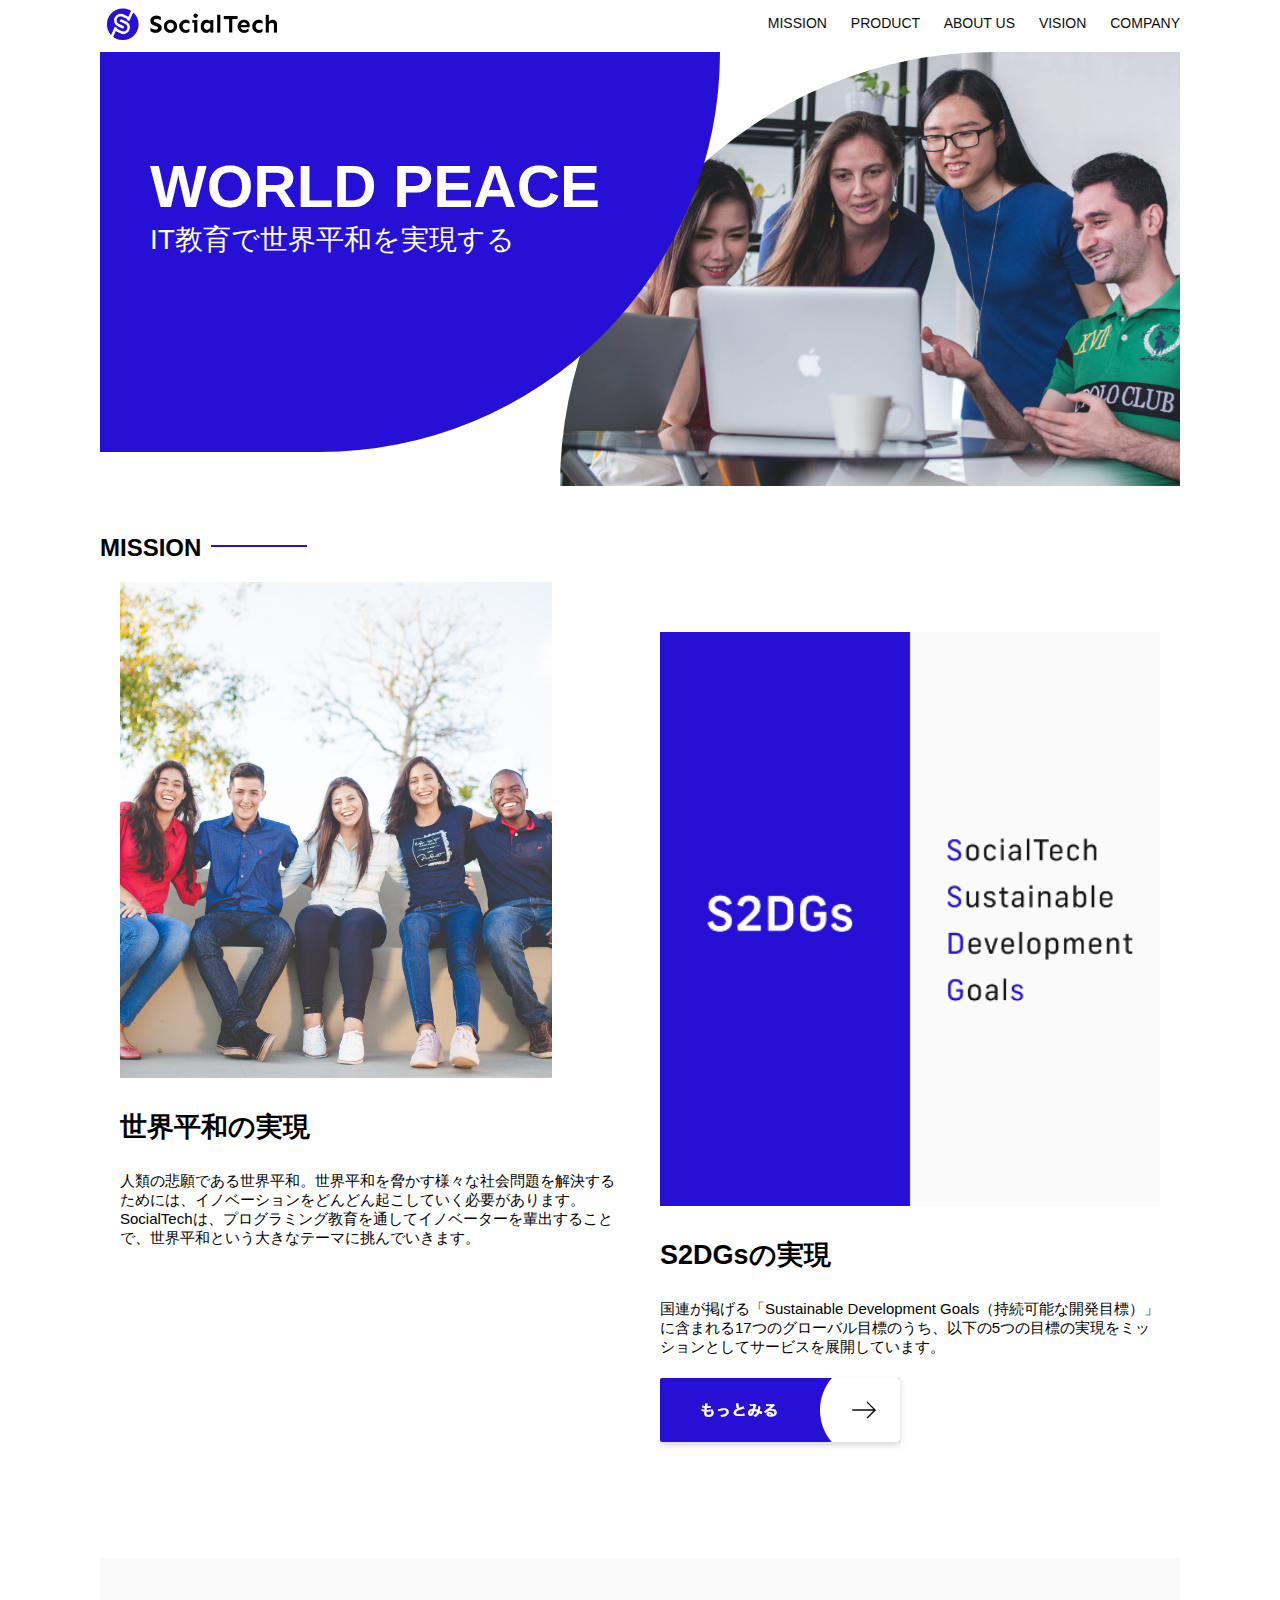
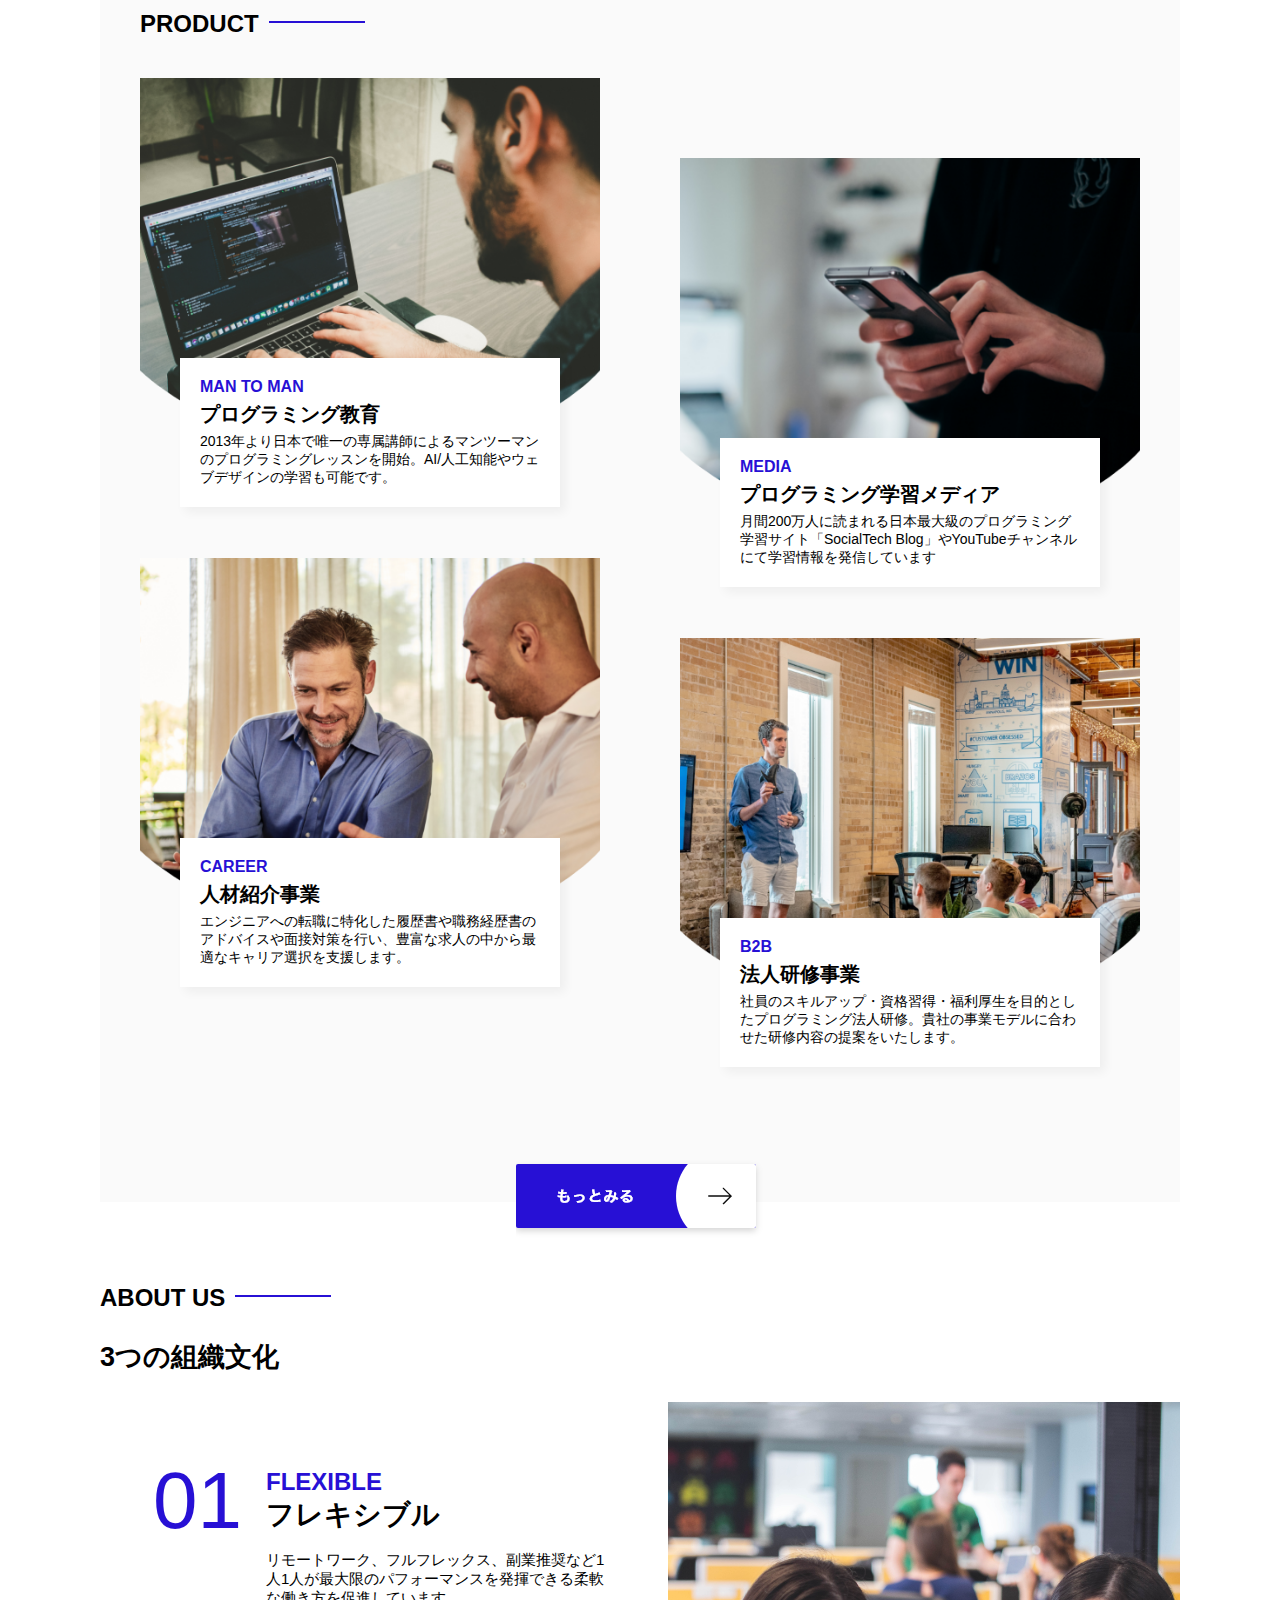
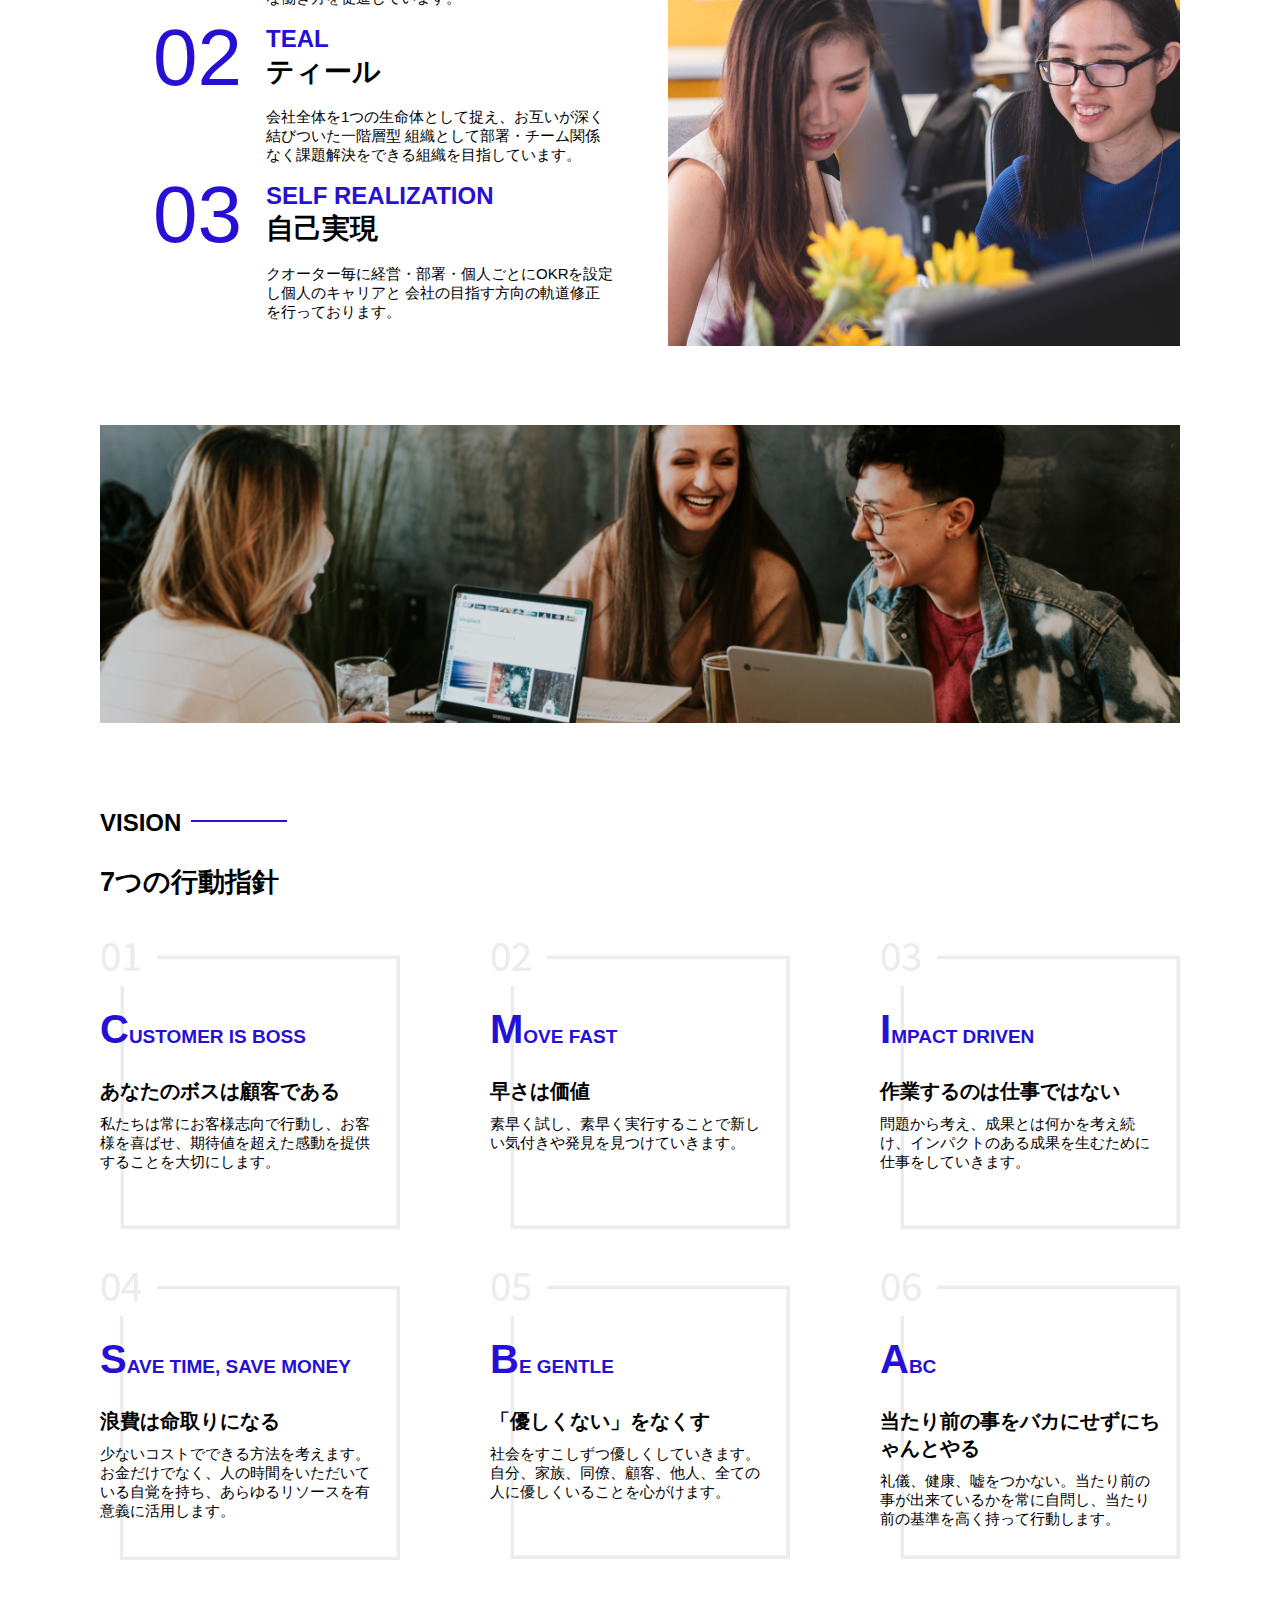
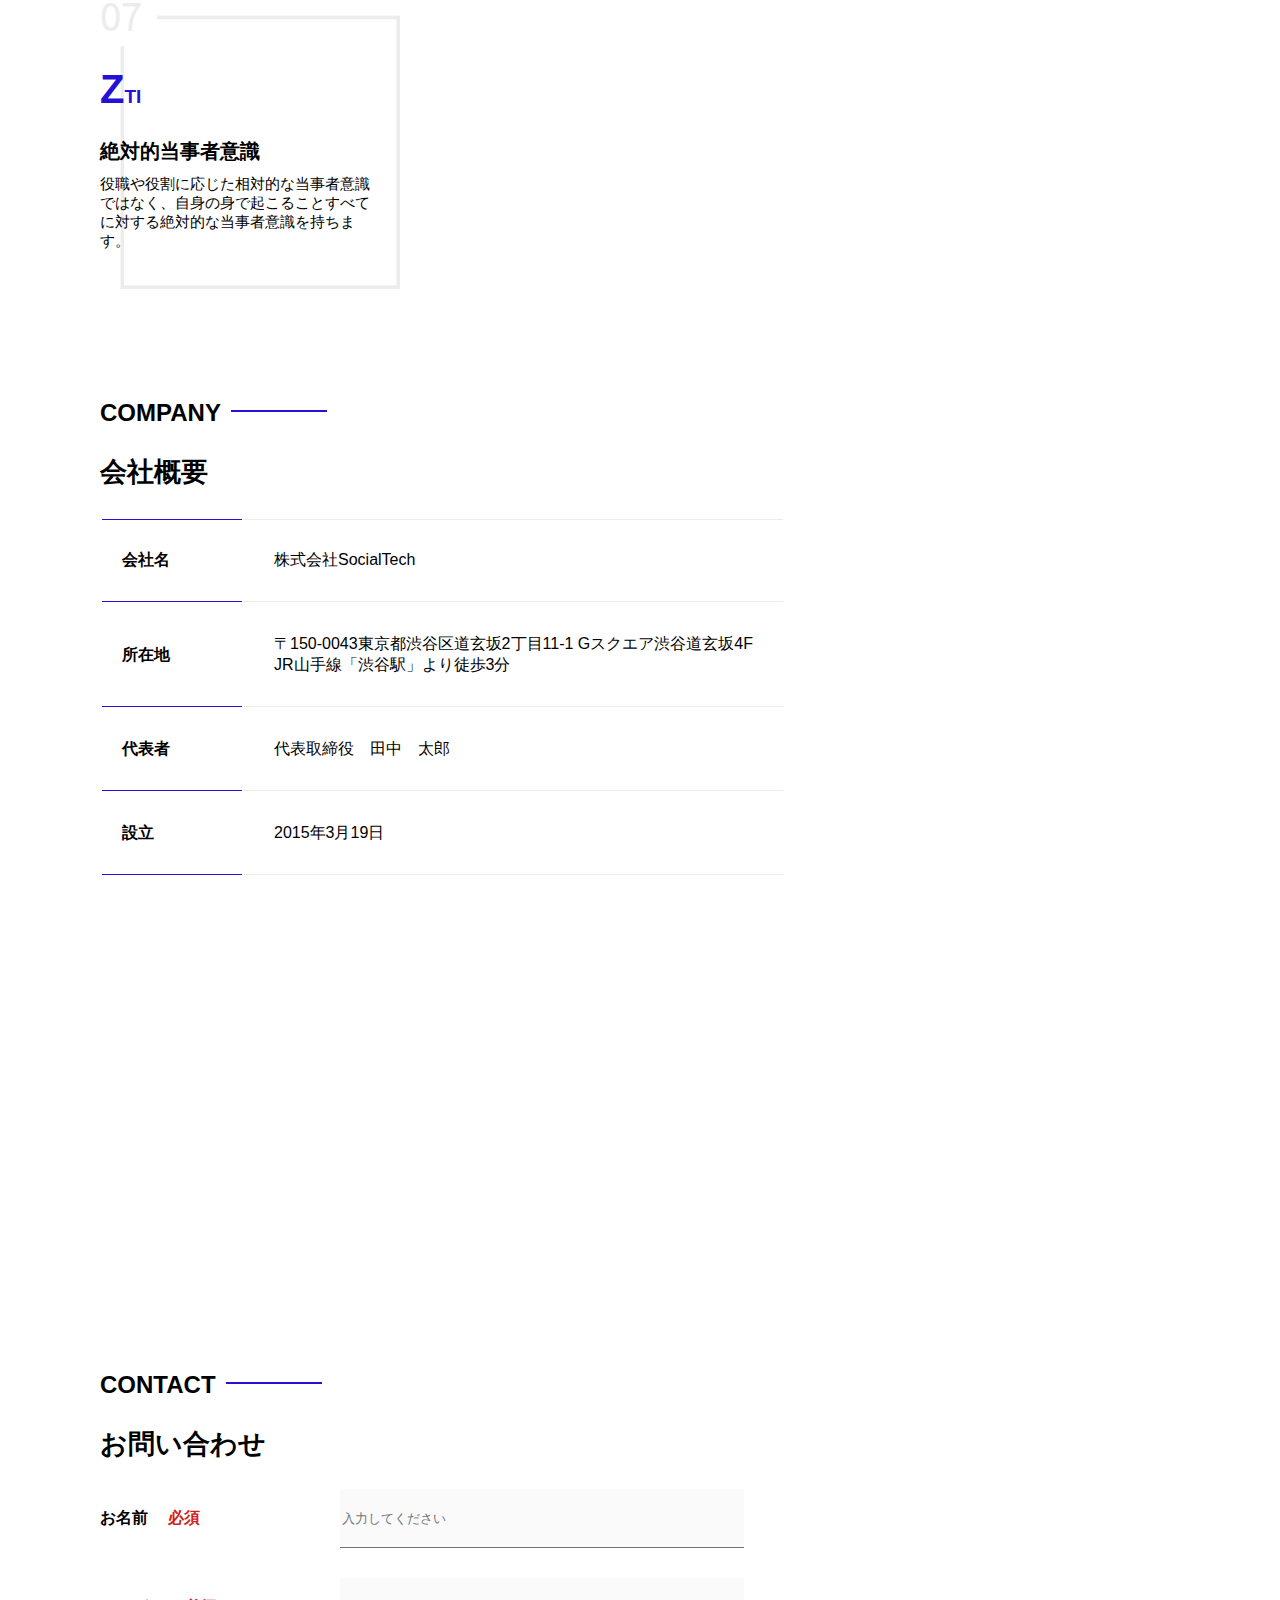
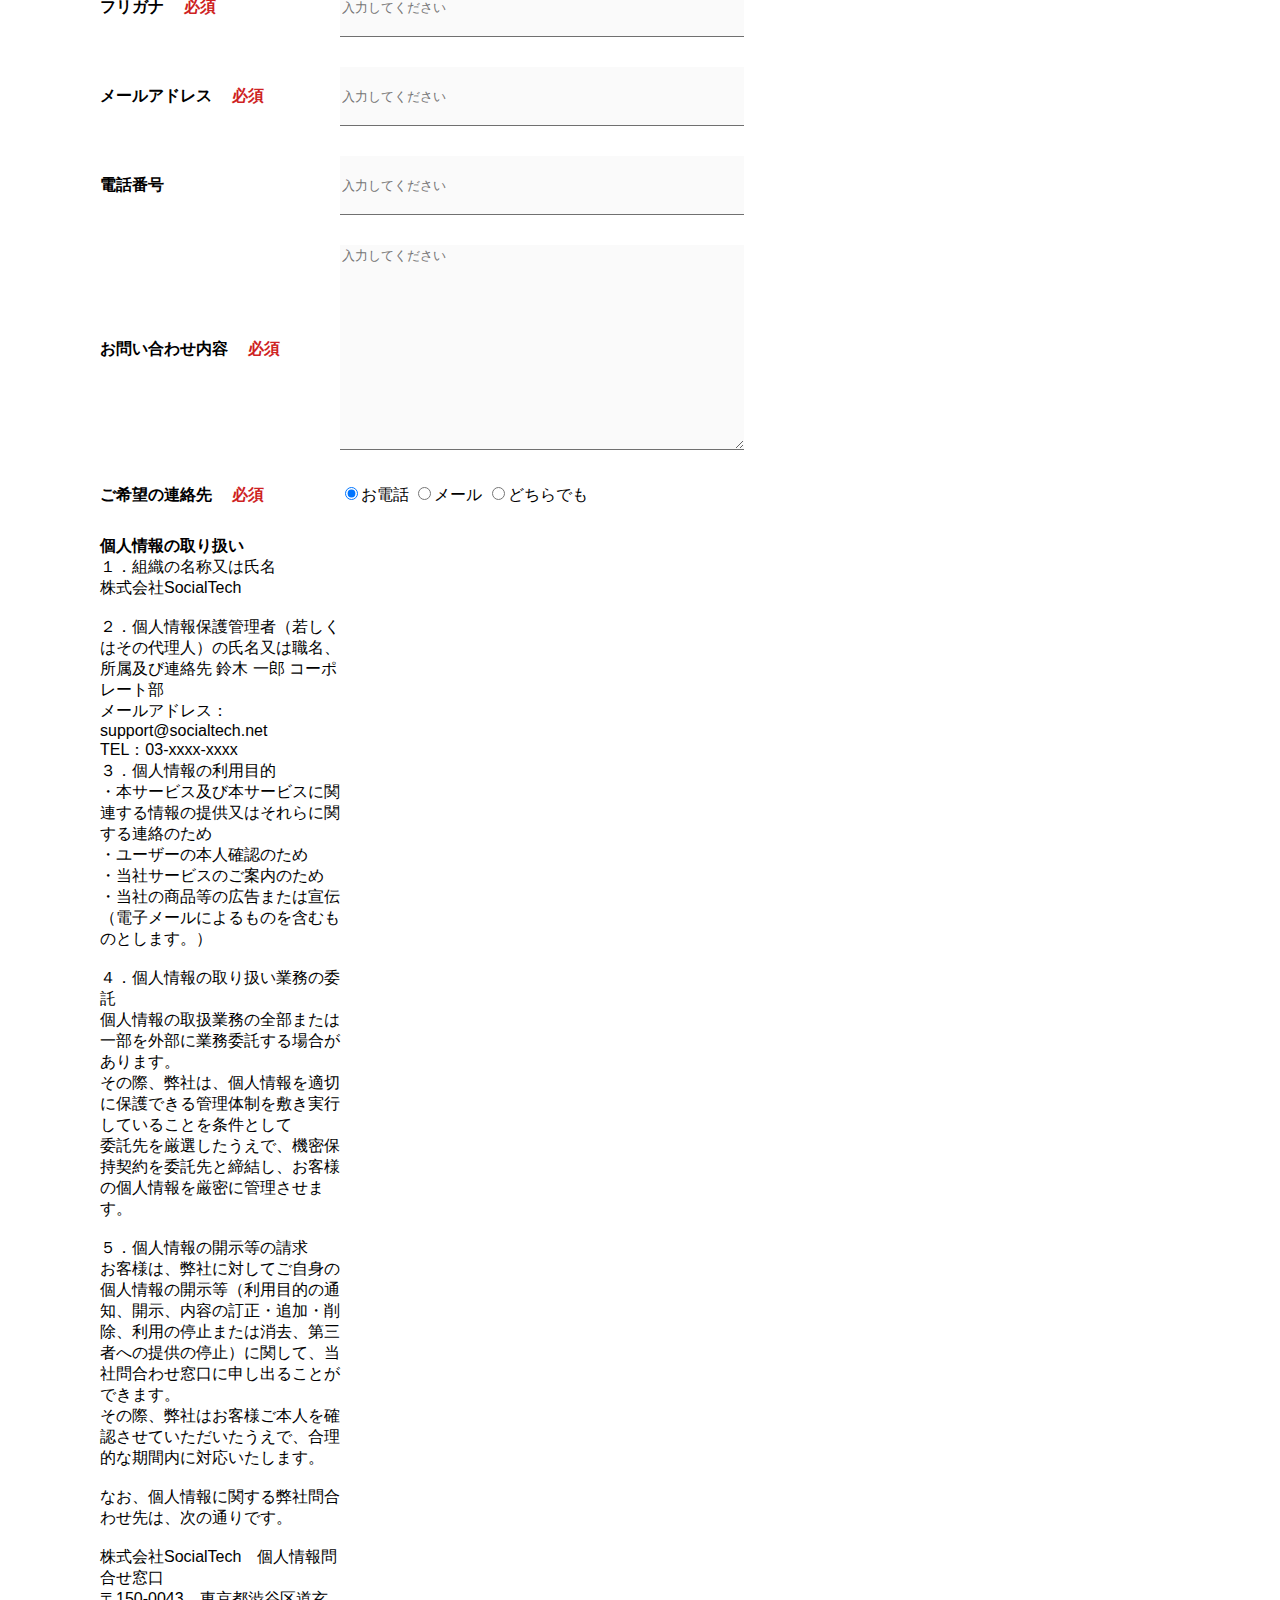
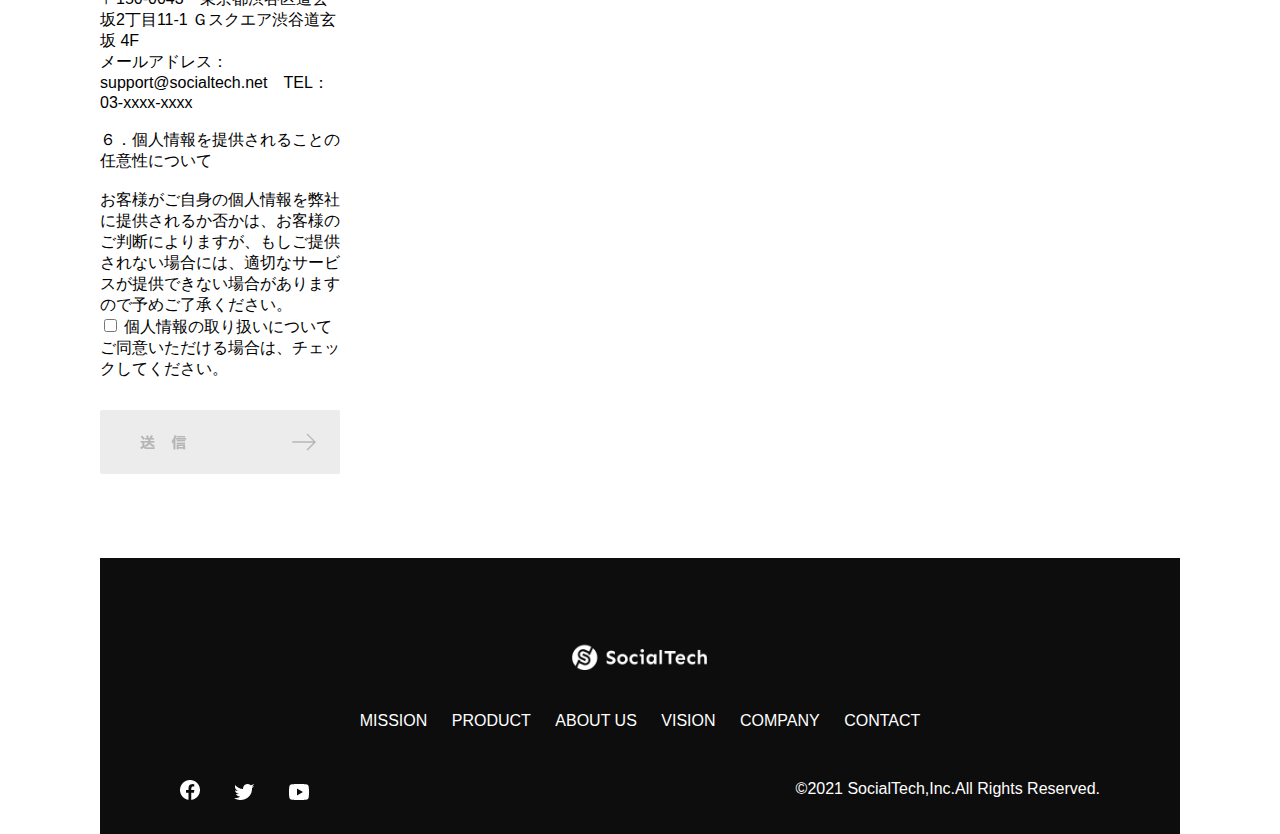
<file: index.html>
<!DOCTYPE html>
<html>
  <head>
    <title>SocialTech</title>
    <meta charset="utf-8">
    <meta name="description" content="SocialTechはEdTech業界のリーディングカンパニーを目指します">
    <meta name="viewport" content="width=device-width,initial-scale=1.0">
    <link rel="stylesheet" href="style.css">

  </head>
  <body>
    <header>
      <a href="index.html" id="logo"><img src="images/logo.png" alt="トップページに戻る"></a>
      <nav id="nav-pc">
        <a href="mission.html">MISSION</a>
        <a href="product.html">PRODUCT</a>
        <a href="index.html#aboutus">ABOUT US</a>
        <a href="index.html#vision">VISION</a>
        <a href="index.html#company">COMPANY</a>
      </nav>
      <!-- スマホ用メニューボタン -->
    <img id="menu-sp" src="images/button-menu.png" alt="ナビゲーションを開く" onclick="document.getElementById('nav-sp').style.display = 'block'">

    <!-- スマホ用ナビゲーション -->
    <nav id="nav-sp">
      <img id="close" src="images/button-close.png" alt="ナビゲーションを閉じる" onclick="document.getElementById('nav-sp').style.display = 'none'">
      <a id="logo-sp" href="index.html" onclick="document.getElementById('nav-sp').style.display = 'none'">
          <img src="images/logo-sp.png" alt="トップページに戻る"></a>
      <a class="menu" href="mission.html" onclick="document.getElementById('nav-sp').style.display = 'none'">MISSION</a>
      <a class="menu" href="product.html" onclick="document.getElementById('nav-sp').style.display = 'none'">PRODUCT</a>
      <a class="menu" href="index.html#aboutus" onclick="document.getElementById('nav-sp').style.display = 'none'">ABOUTUS</a>
      <a class="menu" href="index.html#vision"
        onclick="document.getElementById('nav-sp').style.display = 'none'">VISION</a>
      <a class="menu" href="index.html#company"
        onclick="document.getElementById('nav-sp').style.display = 'none'">COMPANY</a>
      <a class="menu" href="index.html#contact"
        onclick="document.getElementById('nav-sp').style.display = 'none'">CONTACT</a>
      <div id="sns">
        <a href="https://www.facebook.com/sejuku2013"><img src="images/button-facebook.png" alt="Facebookのリンク"></a>
        <a href="https://twitter.com/samuraijuku"><img src="images/button-twitter.png" alt="Twitterのリンク"></a>
        <a href="https://www.youtube.com/channel/UCCFOQO5aDK0xXam4cUQXT8g"><img src="images/button-youtube.png" alt="YouTubeのリンク"></a>
      </div>
      </nav>
    </header>
      <main>
        <article>
          <section id="main-visual">
            <div id="main-message">
              <h1>WORLD PEACE</h1>
              <p>IT教育で世界平和を実現する</p>
            </div>
            <img src="images/index/index-main.png" alt="PCの周りに集まる多国籍の仲間たち">
          </section>
          <!-- ミッション -->
          <section id="mission">
              <h2 class="index-h2">MISSION</h2>
            <div id="mission-flex">
              <div>
                <img src="images/index/index-mission.png" alt="屋外のベンチで写真を撮影する多国籍の仲間たち">
                <h3>世界平和の実現</h3>
                <p>人類の悲願である世界平和。世界平和を脅かす様々な社会問題を解決するためには、イノベーションをどんどん起こしていく必要があります。SocialTechは、プログラミング教育を通してイノベーターを輩出することで、世界平和という大きなテーマに挑んでいきます。
                
                </p>
              </div>
              <div>
                <img id="s2dgs" src="images/index/s2dgs.png" alt="S2DGs">
                <h3>S2DGsの実現</h3>
                <P>国連が掲げる「Sustainable Development Goals（持続可能な開発目標）」に含まれる17つのグローバル目標のうち、以下の5つの目標の実現をミッションとしてサービスを展開しています。</P>
                <a href="mission.html">
                  <img src="images/button-more.png" alt="もっとみる">
                </a>
              </div>
            </div>
          </section>
          <!-- プロダクト -->
          <section id="product">
            <h2 class="index-h2">PRODUCT</h2>
            <div>
              <div id="product-left">
                <div>
                  <img class="product-photo" src="images/index/index-mantoman.png " alt="pcでコードを書く男性">
                  <div class="product-explain">
                    <span>MAN TO MAN</span>
                    <h3>プログラミング教育</h3>
                    <p>2013年より日本で唯一の専属講師によるマンツーマンのプログラミングレッスンを開始。AI/人工知能やウェブデザインの学習も可能です。</p>
                  </div>
                </div>
                <div>
                  <img class="product-photo" src="images/index/index-career.png" alt="笑顔で話し合う2人の男性">
                  <div class="product-explain">
                    <span>CAREER</span>
                    <h3>人材紹介事業</h3>
                    <p>エンジニアへの転職に特化した履歴書や職務経歴書のアドバイスや面接対策を行い、豊富な求人の中から最適なキャリア選択を支援します。</p>
                  </div>
                </div>
              </div>
              <div id="product-right">
                <div>
                  <img class="product-photo" src="images/index/index-media.png" alt="スマートフォンを操作する人">
                  <div class="product-explain">
                    <span>MEDIA</span>
                    <h3>プログラミング学習メディア</h3>
                    <p>月間200万人に読まれる日本最大級のプログラミング学習サイト「SocialTech Blog」やYouTubeチャンネルにて学習情報を発信しています</p>
                  </div>
                </div>
                <div>
                  <img class="product-photo" src="images/index/index-b2b.png" alt="講習中の男性とそれを聴く人々">
                  <div class="product-explain">
                    <span>B2B</span>
                    <h3>法人研修事業</h3>
                    <p>社員のスキルアップ・資格習得・福利厚生を目的としたプログラミング法人研修。貴社の事業モデルに合わせた研修内容の提案をいたします。</p>
                  </div>
                </div>
              </div>
            </div>
            <div>
              <a id="product-more" href="product.html">
                <img src="images/button-more.png" alt="もっとみる">
              </a>
              <!-- 表示されない点 -->
            </div>
          </section>
          <!-- ABOUT US -->
           <section id="aboutus">
            <h2 class="index-h2">ABOUT US</h2>
            <h3>3つの組織文化</h3>
            <div>
              <table class="culture-table">
                <tr>
                  <td>
                    <span class="culture-num">01</span>
                  </td>
                  <td>
                    <span class="culture-en">FLEXIBLE</span>
                    <span class="culture-jp">フレキシブル</span>
                  </td>
                </tr>
                <tr>
                  <td>
                    <!-- 空のセル -->
                  </td>
                  <td>
                    <p class="culture-description">
                      リモートワーク、フルフレックス、副業推奨など1人1人が最大限のパフォーマンスを発揮できる柔軟な働き方を促進しています。</p>
                  </td>
                </tr>
                <tr>
                  <td>
                    <span class="culture-num">02</span>
                  </td>
                  <td>
                    <span class="culture-en">TEAL</span>
                    <span class="culture-jp">ティール</span>
                  </td>
                </tr>
                <tr>
                  <td>
                    <!-- 空のセル -->
                  </td>
                  <td>
                    <p class="culture-description">
                      会社全体を1つの生命体として捉え、お互いが深く結びついた一階層型
                      組織として部署・チーム関係なく課題解決をできる組織を目指しています。
                    </p>
                  </td>
                </tr>
                <td>
                  <span class="culture-num">03</span>
                </td>
                <td>
                  <span class="culture-en">SELF REALIZATION</span>
                  <span class="culture-jp">自己実現</span>
                </td>
              </tr>
              <tr>
                <td>
                  <!--空のセル-->
                </td>
                <td>
                  <p class="culture-description">
                    クオーター毎に経営・部署・個人ごとにOKRを設定し個人のキャリアと
                    会社の目指す方向の軌道修正を行っております。
              </table>
                <img class="culture-img" src="images/index/index-aboutus1.png" alt="笑顔で話し合う2人の女性">
            </div>
              <img class="culture-img2" src="images/index/index-aboutus2.png" alt="笑顔で話し合う3人の男女">
           </section>
           <!-- VISION -->
            <section id="vision">
              <h2 class="index-h2">VISION</h2>
              <h3>7つの行動指針</h3>
              <div>
                <div class="vision-box">
                  <img src="images/index/vision-01.png" alt="01">
                  <span>
                    <h4>CUSTOMER IS BOSS</h4>
                    <h5>あなたのボスは顧客である</h5>
                    <p>私たちは常にお客様志向で行動し、お客様を喜ばせ、期待値を超えた感動を提供することを大切にします。</p>
                  </span>
                </div>
                <div class="vision-box">
                    <img src="images/index/vision-02.png" alt="02">
                    <span>
                      <h4>MOVE FAST</h4>
                      <h5>早さは価値</h5>
                      <p>素早く試し、素早く実行することで新しい気付きや発見を見つけていきます。</p>
                    </span>
                  </div>
                  <div class="vision-box">
                    <img src="images/index/vision-03.png" alt="03">
                    <span>
                      <h4>IMPACT DRIVEN</h4>
                      <h5>作業するのは仕事ではない</h5>
                      <p>問題から考え、成果とは何かを考え続け、インパクトのある成果を生むために仕事をしていきます。</p>
                    </span>
                  </div>
                  <div class="vision-box">
                    <img src="images/index//vision-04.png" alt="04">
                    <span>
                      <h4>SAVE TIME, SAVE MONEY</h4>
                      <h5>浪費は命取りになる</h5>
                      <p>少ないコストでできる方法を考えます。お金だけでなく、人の時間をいただいている自覚を持ち、あらゆるリソースを有意義に活用します。</p>
                    </span>
                  </div>
                  <div class="vision-box">
                    <img src="images/index/vision-05.png" alt="05">
                    <span>
                      <h4>BE GENTLE</h4>
                      <h5>「優しくない」をなくす</h5>
                      <p>社会をすこしずつ優しくしていきます。自分、家族、同僚、顧客、他人、全ての人に優しくいることを心がけます。</p>
                    </span>
                  </div>
                  <div class="vision-box">
                    <img src="images/index/vision-06.png" alt="06">
                    <span>
                      <h4>ABC</h4>
                      <h5>当たり前の事をバカにせずにちゃんとやる</h5>
                      <p>礼儀、健康、嘘をつかない。当たり前の事が出来ているかを常に自問し、当たり前の基準を高く持って行動します。</p>
                    </span>
                  </div>
                  <div class="vision-box">
                    <img src="images/index/vision-07.png" alt="07">
                    <span>
                      <h4>ZTI</h4>
                      <h5>絶対的当事者意識</h5>
                      <p>役職や役割に応じた相対的な当事者意識ではなく、自身の身で起こることすべてに対する絶対的な当事者意識を持ちます。</p>
                    </span>
                </div>
              </div>
            </section>
            <!-- COMPANY -->
             <section id="company">
              <h2 class="index-h2">COMPANY</h2>
              <h3>会社概要</h3>
              <table id="company table">
                <tr>
                  <th class="tableheader-first">会社名</th>
                  <td class="cell-first">株式会社SocialTech</td>
                </tr>
                <tr>
                  <th class="tableheader">所在地</th>
                  <td class="cell">〒150-0043東京都渋谷区道玄坂2丁目11-1 Gスクエア渋谷道玄坂4F <br>JR山手線「渋谷駅」より徒歩3分</td>
                </tr>
                <tr>
                  <th class="tableheader">代表者</th>
                  <td class="cell">代表取締役　田中　太郎</td>
                </tr>
                <tr>
                  <th class="tableheader">設立</th>
                  <td class="cell">2015年3月19日</td>
                </tr>
                <!-- tableタグ・・・ -->
              </table>
              <iframe src="https://www.google.com/maps/embed?pb=!1m18!1m12!1m3!1d3241.7739223224576!2d139.6961571!3d35.6579413!2m3!1f0!2f0!3f0!3m2!1i1024!2i768!4f13.1!3m3!1m2!1s0x60188be0535d9a81%3A0xb09a6e9018e3debd!2z44CSMTUwLTAwNDMg5p2x5Lqs6YO95riL6LC35Yy66YGT546E5Z2C77yS5LiB55uu77yR77yR4oiS77yR!5e0!3m2!1sja!2sjp!4v1719885419992!5m2!1sja!2sjp" 
               style="border:0;" allowfullscreen="" loading="lazy" >

              </iframe>
              </section>
              <!-- お問い合わせフォーム -->
               <section id="contact">
                <h2 class="index-h2">CONTACT</h2>
                <h3>お問い合わせ</h3>
                 <form action="https://api.staticforms.xyz/submit" method="post">
                   <input type="text" name="honeypot" style="display:none">
                    <input type="hidden" name="accessKey" value="0009b9d5-7384-4a12-8530-385955e83193">
                    <input type="hidden" name="subject" value="Contact us from - example.com">
                    <input type="hidden" name="replyTo" value="mikan6am@gmail.com">
                    <input type="hidden" name="redirectTo" value="">
                 <div>
                  <div class="contact-heading">
                    <label class="contact-label">お名前<span class="contact-span">必須</span></label>
                  </div>
                  <div>
                    <input type="text" name="name" placeholder="入力してください" class="contact-textbox">
                  </div>
                 </div> 
                 <div>
                  <div class="contact-heading">
                    <label class="contact-label">フリガナ<span class="contact-span">必須</span></label>
                  </div>
                  <div>
                    <input type="text" name="hurigana" placeholder="入力してください" class="contact-textbox">
                  </div>
                </div>
                <div>
                  <div class="contact-heading">
                    <label class="contact-label">メールアドレス<span class="contact-span">必須</span></label>
                  </div>
                  <div>
                    <input type="text" name="email" placeholder="入力してください" class="contact-textbox">
                  </div>
                </div>
                <div>
                  <div class="contact-heading">
                    <label class="contact-label">電話番号</label>
                 </div>
                 <div>
                  <input type="text" name="tel" placeholder="入力してください" class="contact-textbox">
                 </div>
                </div>
                <div>
                  <div class="contact-heading">
                    <label class="contact-label">お問い合わせ内容<span class="contact-span">必須</span></label>
                  </div>
                  <div>
                    <textarea class="contact-textarea" placeholder="入力してください"  name="message"></textarea>
                  </div>
                </div>
                <div>
                  <div class="contact-heading">
                    <label class="contact-label">ご希望の連絡先<span class="contact-span">必須</span></label>
                  </div>
                  <div>
                    <input class="radiobutton" type="radio" value="tel" name="contact"checked><label>お電話</label>
                    <input class="radiobutton" type="radio" value="mail" name="contact"><label>メール</label>
                    <input class="radiobutton" type="radio" value="both" name="contact"><label>どちらでも</label>
                    <!-- checked とは -->
                  </div>
                </div>
                <div>
                  <div class="contact-heading">
                    <label class="contact-label">個人情報の取り扱い</label>
                    <div>
                      <span>１．組織の名称又は氏名</span><br>
                   株式会社SocialTech<br><br>
                   <span>２．個人情報保護管理者（若しくはその代理人）の氏名又は職名、所属及び連絡先
                     鈴木 一郎 コーポレート部</span><br>
                   メールアドレス：support@socialtech.net<br>
                   TEL：03-xxxx-xxxx<br>
                   <span>３．個人情報の利用目的</span><br>
                   ・本サービス及び本サービスに関連する情報の提供又はそれらに関する連絡のため<br>
                   ・ユーザーの本人確認のため<br>
                   ・当社サービスのご案内のため<br>
                   ・当社の商品等の広告または宣伝（電子メールによるものを含むものとします。）<br><br>
                   <span>４．個人情報の取り扱い業務の委託</span><br>
                   個人情報の取扱業務の全部または一部を外部に業務委託する場合があります。<br>
                   その際、弊社は、個人情報を適切に保護できる管理体制を敷き実行していることを条件として<br>
                   委託先を厳選したうえで、機密保持契約を委託先と締結し、お客様の個人情報を厳密に管理させます。<br><br>
                   <span>５．個人情報の開示等の請求</span><br>
                   お客様は、弊社に対してご自身の個人情報の開示等（利用目的の通知、開示、内容の訂正・追加・削除、利用の停止または消去、第三者への提供の停止）に関して、当社問合わせ窓口に申し出ることができます。<br>
                   その際、弊社はお客様ご本人を確認させていただいたうえで、合理的な期間内に対応いたします。<br><br>
                   なお、個人情報に関する弊社問合わせ先は、次の通りです。<br><br>
                   株式会社SocialTech　個人情報問合せ窓口<br>
                   〒150-0043　東京都渋谷区道玄坂2丁目11-1 Ｇスクエア渋谷道玄坂 4F<br>
                   メールアドレス：support@socialtech.net　TEL：03-xxxx-xxxx<br><br>
                   <span>６．個人情報を提供されることの任意性について</span><br><br>
                   お客様がご自身の個人情報を弊社に提供されるか否かは、お客様のご判断によりますが、もしご提供されない場合には、適切なサービスが提供できない場合がありますので予めご了承ください。
                    </div>
                  </details>
                  <input type="checkbox" name="agree">
                  <span>個人情報の取り扱いについてご同意いただける場合は、チェックしてください。</span>
                  </div>
                </div>
                  <input type="image" src="images/button-submit.png" alt="送信する">
                </form>
               </section>
        </article>
        <footer>
          <div id="footer-logo">
            <img src="images/logo-sp.png" alt="SocialTech">
          </div>
          <div id="footer-link">
            <a href="mission.html">MISSION</a>
            <a href="product.html">PRODUCT</a>
            <a href="index.html#aboutus">ABOUT US</a>
            <a href="index.html#vision">VISION</a>
            <a href="index.html#company">COMPANY</a>
            <a href="index.html#contact">CONTACT</a>
          </div>
          <div id="sns-footer">
            <a href="https://www.facebook.com/sejuku2013"><img src="images/button-facebook.png"></a>
            <a href="https://twitter.com/samuraijuku"><img src="images/button-twitter.png" alt="Twitterのリンク"></a>
            <a href="https://www.youtube.com/channel/UCCFOQO5aDK0xXam4cUQXT8g"><img src="images/button-youtube.png" alt="YouTubeのリンク"></a>
              <span id="copyright">&copy;2021 SocialTech,Inc.All Rights Reserved.</span>
          </div>
            </footer>
      </main>
  </body>
</html>
</file>
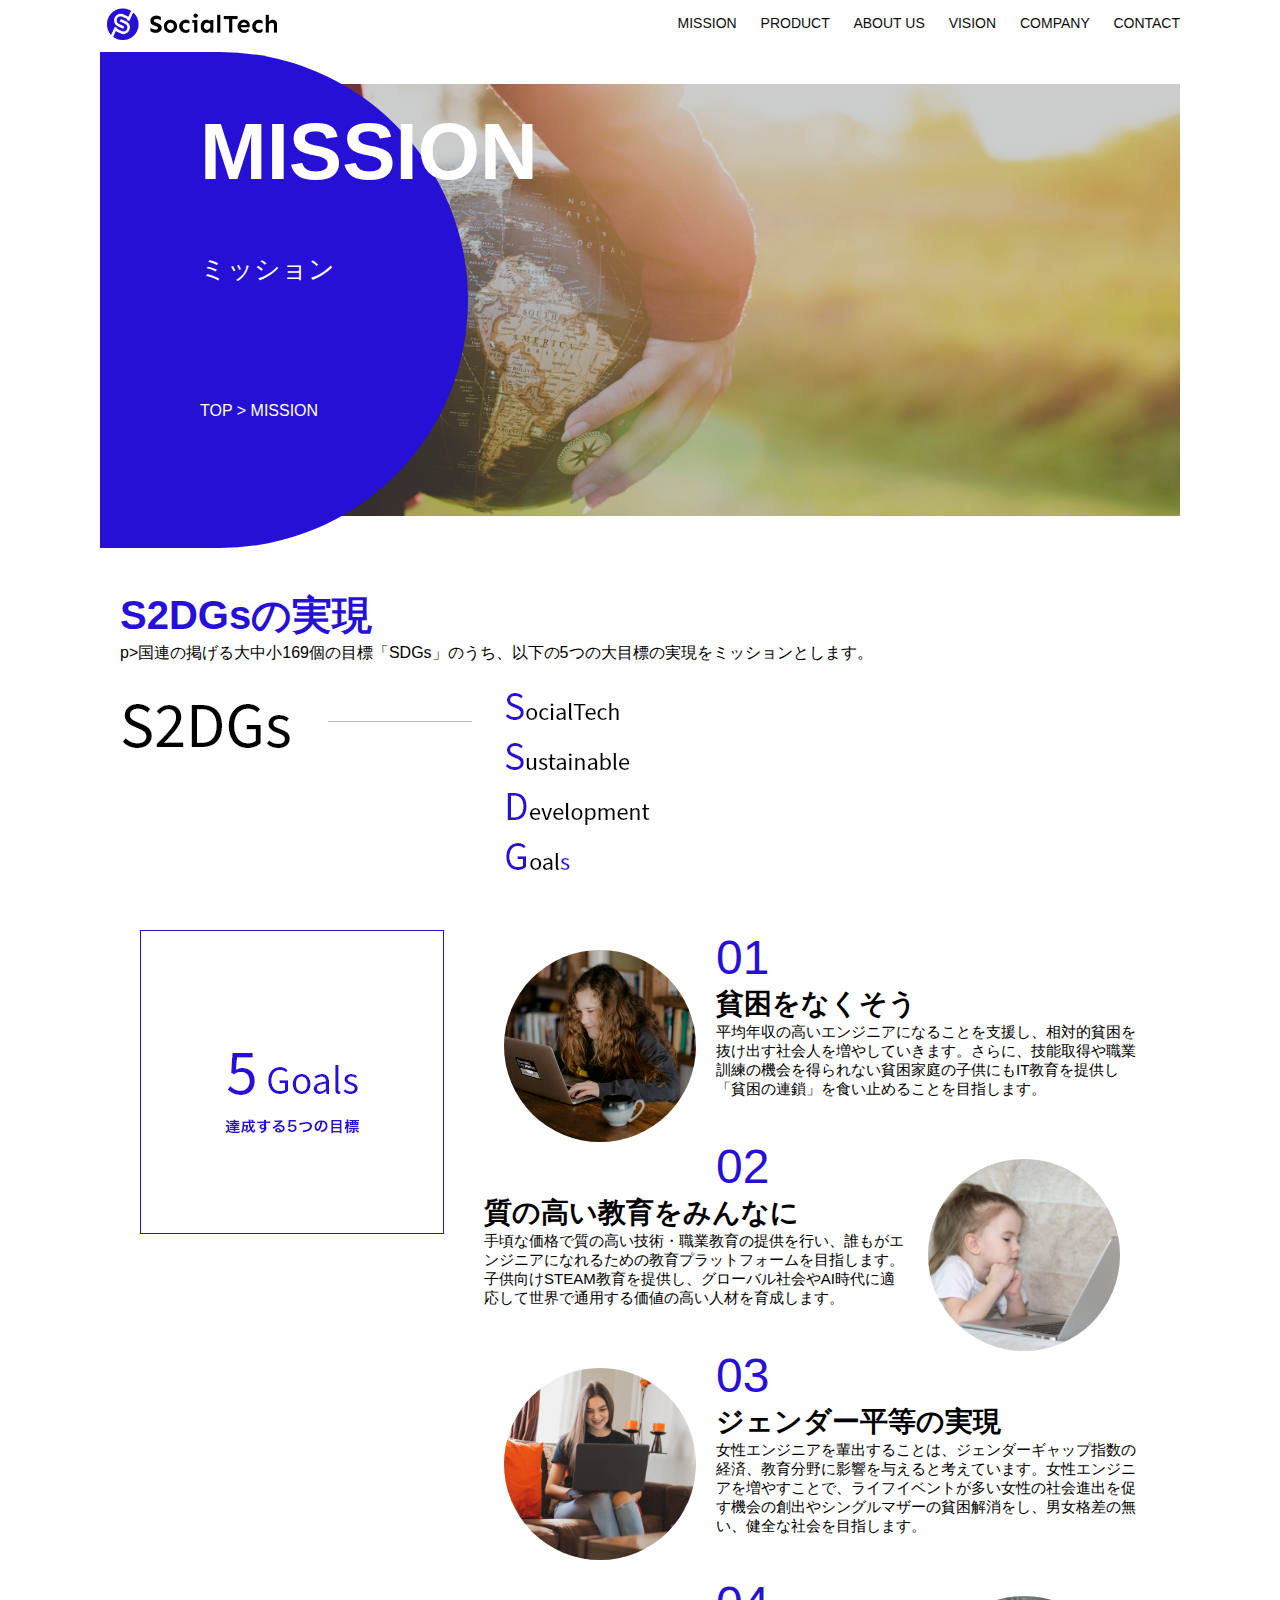
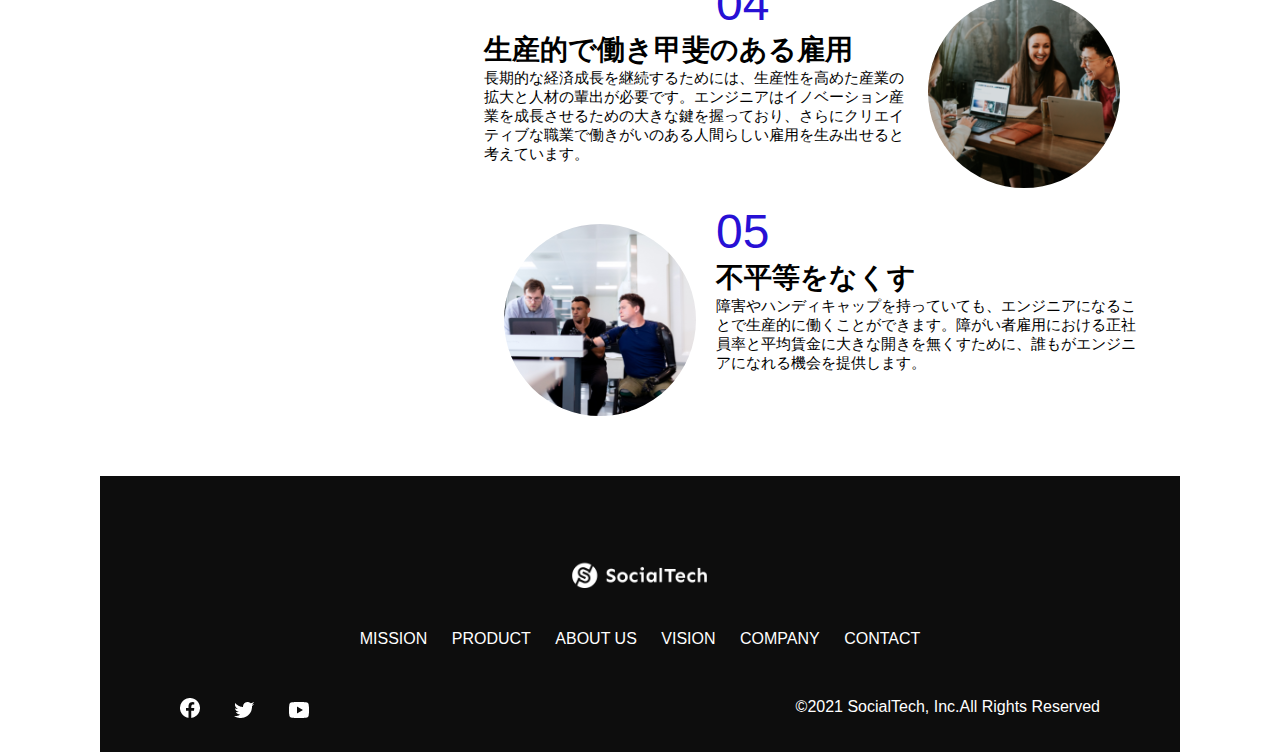
<file: mission.html>
<!DOCTYPE html>
<html>
  <head>
    <title>SocialTech - MISSION ミッション</title>
    <meta charset="utf-8">
    <meta name="description" content="SocialTechが目指す5つの目標(S2DGs)を紹介します">
    <meta name="description" content="width-device-width,initial-scale=1.0">
    <link rel="stylesheet" href="style.css">
  </head>

  <body>
    <header>
      <a hre="index.html" id="logo" ><img src="images/logo.png" alt="トップページに戻る"></a>
      
      <nav id="nav-pc">
        <a href="mission.html">MISSION</a>
        <a href="product.html">PRODUCT</a>
        <a href="index.html#aboutus">ABOUT US</a>
        <a href="index.html#vision">VISION</a>
        <a href="index.html#company">COMPANY</a>
        <a href="index.html#contact">CONTACT</a>
      </nav>

      <img id="menu-sp" src="images/button-menu.png" alt="ナビゲーションを開く"　onclick="document.getElementById('nav-sp').style.display = 'block'">
      <nav id="nav-sp">
        <img id="close" src="images/button-close.png" alt="ナビゲーションを閉じる"　onclick="document.getElementById('nav-sp').style.display = 'none'">
        <a id="logo-sp" href="index.html" onclick="document.getElementById('nav-sp').style.display = 'none'"><img
          src="images/logo-sp.png" alt="トップページに戻る"></a>
      <a class="menu" href="mission.html" onclick="document.getElementById('nav-sp').style.display = 'none'">MISSION</a>
      <a class="menu" href="product.html" onclick="document.getElementById('nav-sp').style.display = 'none'">PRODUCT</a>
      <a class="menu" href="index.html#aboutus" onclick="document.getElementById('nav-sp').style.display = 'none'">ABOUT
        US</a>
      <a class="menu" href="index.html#vision"
        onclick="document.getElementById('nav-sp').style.display = 'none'">VISION</a>
      <a class="menu" href="index.html#company"
        onclick="document.getElementById('nav-sp').style.display = 'none'">COMPANY</a>
      <a class="menu" href="index.html#contact"
        onclick="document.getElementById('nav-sp').style.display = 'none'">CONTACT</a>
      <div id="sns">
        <a href="https://www.facebook.com/sejuku2013"><img src="images/button-facebook.png" alt="Facebookのリンク"></a>
        <a href="https://twitter.com/samuraijuku"><img src="images/button-twitter.png" alt="Twitterのリンク"></a>
        <a href="https://www.youtube.com/channel/UCCFOQO5aDK0xXam4cUQXT8g"><img src="images/button-youtube.png" alt="YouTubeのリンク"></a>
      </div>
      </nav>
    </header>
    <main>
      <article>
        <section id="mission-main">
          <div id="mission-title">
            <h1>MISSION</h1>
            <span>ミッション</span>
            <div>TOP > MISSION</div>
          </div>
        </section>
        <section id="mission-s2dgs">
          <h2 class="mission-h2">S2DGsの実現</h2>
          p>国連の掲げる大中小169個の目標「SDGs」のうち、以下の5つの大目標の実現をミッションとします。</p>
         <img src="images/mission/mission-s2dgs.png" alt="S2DGs">
        </section>
        <section id="mission-5goals">
          <div>
            <img id="s2dgs-image" src="images/mission/mission-5goals.png" alt="5Goals">
          </div>
          <div>
            <div>
              <img class="fivegoals-image-left" src="images/mission/mission-5goals01.png" alt="PCを操作する女の子">
              <span class="fivegoals-number">01</span>
              <h3 class="fivegoals-h3">貧困をなくそう</h3>
               <p class="fivegoals-p">
                平均年収の高いエンジニアになることを支援し、相対的貧困を抜け出す社会人を増やしていきます。さらに、技能取得や職業訓練の機会を得られない貧困家庭の子供にもIT教育を提供し「貧困の連鎖」を食い止めることを目指します。
              </p>
            </div>

            <div>
              <img class="fivegoals-image-right" src="images/mission/mission-5goals02.png" alt="PCを見つめる小さい女の子">
              <span class="fivegoals-number">02</span>
              <h3 class="fivegoals-h3">質の高い教育をみんなに</h3>
              <p class="fivegoals-p">
                手頃な価格で質の高い技術・職業教育の提供を行い、誰もがエンジニアになれるための教育プラットフォームを目指します。子供向けSTEAM教育を提供し、グローバル社会やAI時代に適応して世界で通用する価値の高い人材を育成します。
              </p>
            </div>
          
            <div>
              <img class="fivegoals-image-left" src="images/mission/mission-5goals03.png" alt="PCを操作する女性">
              <span class="fivegoals-number">03</span>
              <h3 class="fivegoals-h3">ジェンダー平等の実現</h3>
              <p class="fivegoals-p">
                女性エンジニアを輩出することは、ジェンダーギャップ指数の経済、教育分野に影響を与えると考えています。女性エンジニアを増やすことで、ライフイベントが多い女性の社会進出を促す機会の創出やシングルマザーの貧困解消をし、男女格差の無い、健全な社会を目指します。
              </p>
            </div>

            <div>
              <img class="fivegoals-image-right" src="images/mission/mission-5goals04.png" alt="笑顔で話し合う3人の男女">
              <span class="fivegoals-number">04</span>
              <h3 class="fivegoals-h3">生産的で働き甲斐のある雇用</h3>
              <p class="fivegoals-p">
                長期的な経済成長を継続するためには、生産性を高めた産業の拡大と人材の輩出が必要です。エンジニアはイノベーション産業を成長させるための大きな鍵を握っており、さらにクリエイティブな職業で働きがいのある人間らしい雇用を生み出せると考えています。
              </p>
            </div>

            <div>
              <img class="fivegoals-image-left" src="images/mission/mission-5goals05.png" alt="障害を持つ男性が生き生きと働く様子">
              <span class="fivegoals-number">05</span>
              <h3 class="fivegoals-h3">不平等をなくす</h3>
              <p class="fivegoals-p">
                障害やハンディキャップを持っていても、エンジニアになることで生産的に働くことができます。障がい者雇用における正社員率と平均賃金に大きな開きを無くすために、誰もがエンジニアになれる機会を提供します。
              </p>
            </div>
          </div>
        </section>
      </article>
      <footer>
        <div id="footer-logo">
          <img src="images/logo-sp.png" alt="SocialTech">
        </div>
        <div id="footer-link">
          <a href="mission.html">MISSION</a>
          <a href="product.html">PRODUCT</a>
          <a href="index.html#aboutus">ABOUT US</a>
          <a href="index.html#vision">VISION</a>
          <a href="index.html#company">COMPANY</a>
          <a href="index.html#contact">CONTACT</a>
        </div>
        <div id="sns-footer">
          <a href="https://www.facebook.com/sejuku2013"><img src=images/button-facebook.png alt="Facebookのリンク"></a>
          <a href="https://twitter.com/samuraijuku"><img src="images/button-twitter.png" alt="Twitterのリンク"></a>
          <a href="https://www.youtube.com/channel/UCCFOQO5aDK0xXam4cUQXT8g"><img src="images/button-youtube.png" alt="YouTubeのリンク"></a>
          <span id="copyright">&copy;2021 SocialTech, Inc.All Rights Reserved</span>
        </div>
      </footer>
    </main>
  </body>
</html>
</file>
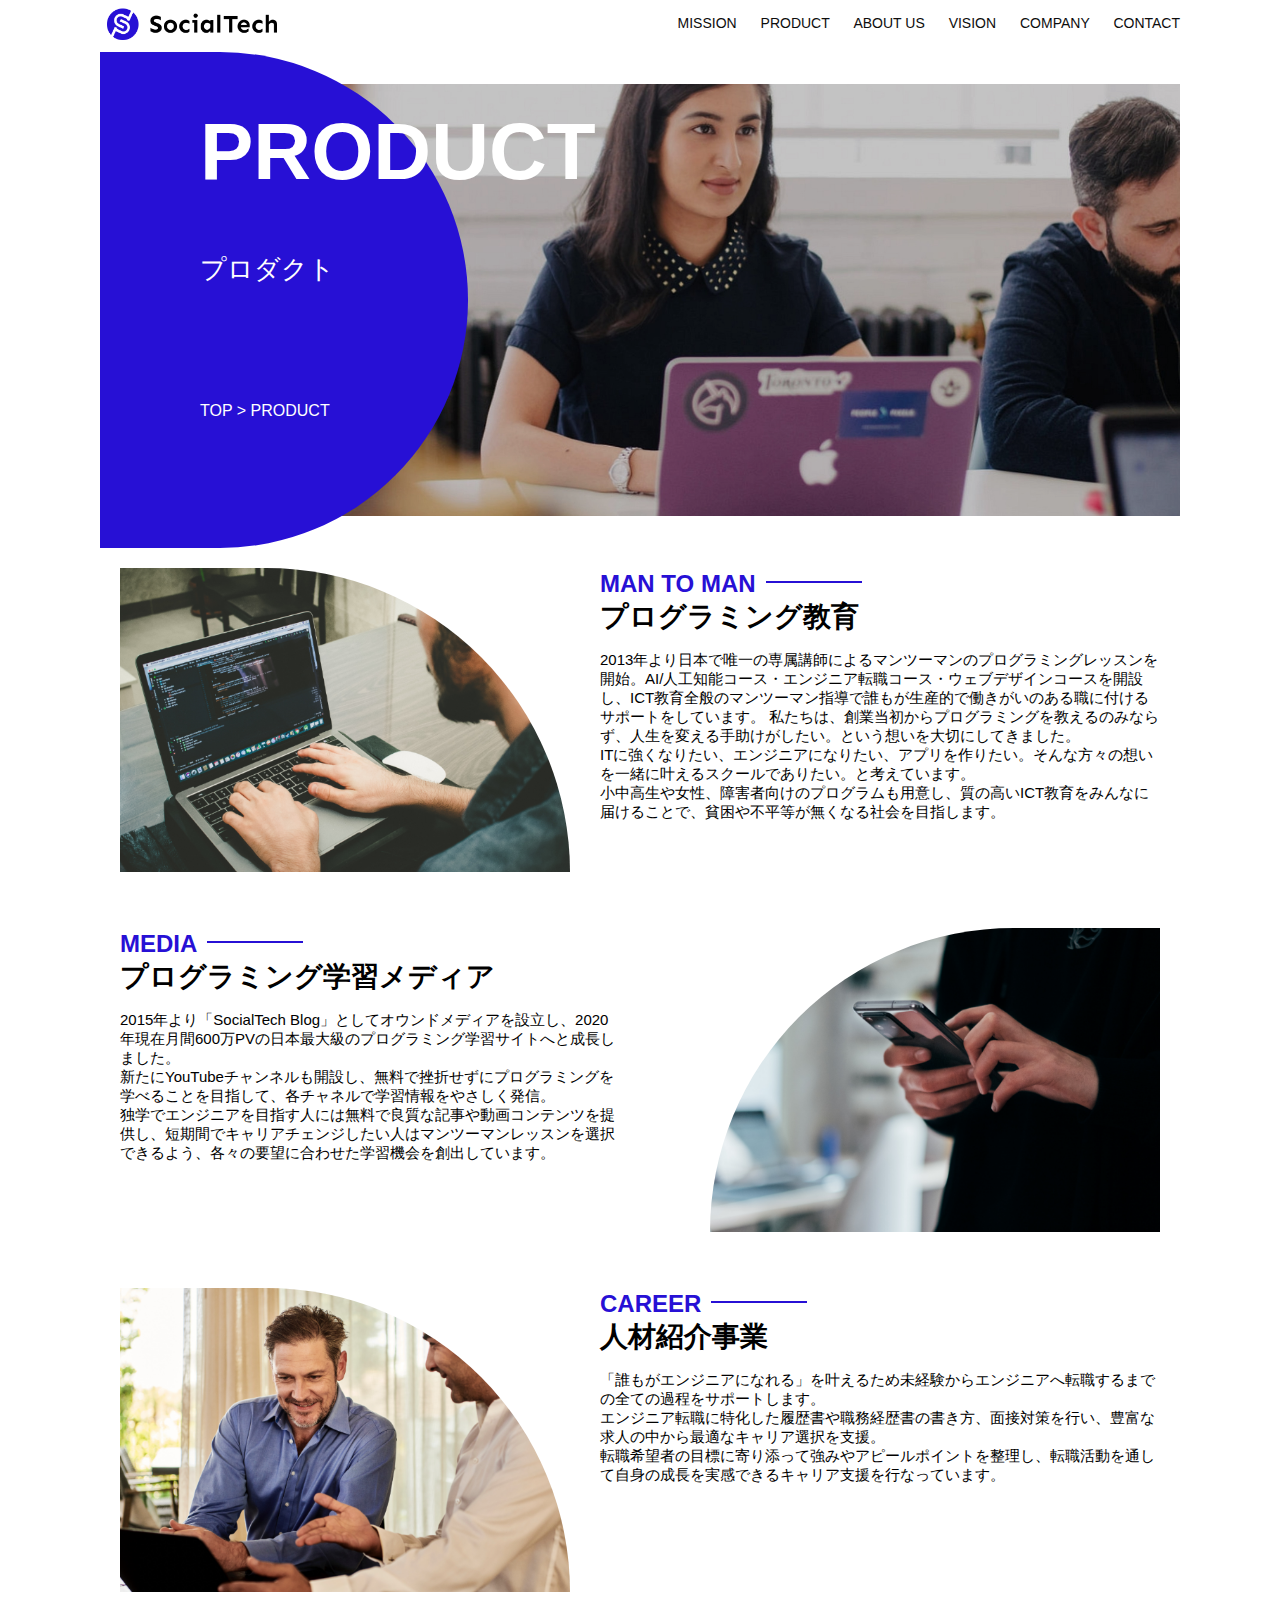
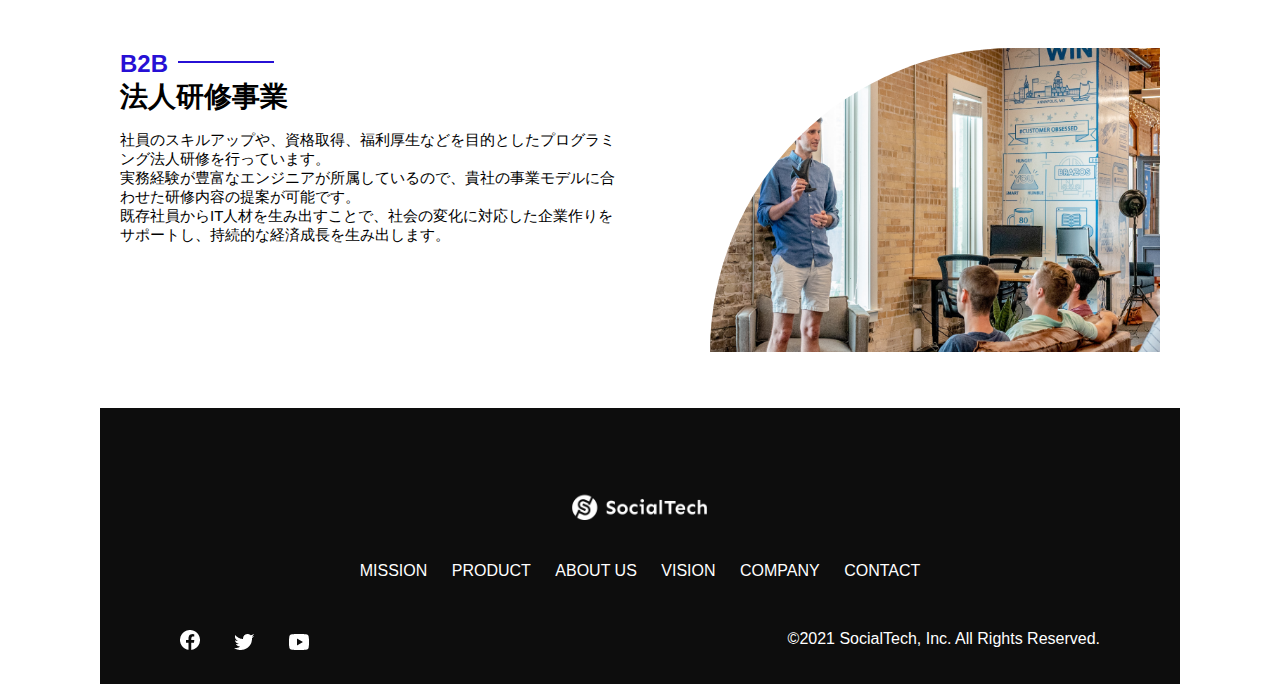
<file: product.html>
<!DOCTYPE html>
<head>
  <title>SocialTech -PRODUCT　プロダクト</title>
  <meta charset="utf-8">
  <meta name="description" content="SocialTechの4つのプロダクトを紹介します">
  <meta name="viewport" content="width=device-width, initial-scale=1.0">
  <link rel="stylesheet" href="style.css">
</head>

<body>
  <header>
    <a href="index.html" id="logo"><img src="images/logo.png" alt="トップページに戻る"></a>

    <nav id="nav-pc">
      <a href="mission.html">MISSION</a>
      <a href="product.html">PRODUCT</a>
      <a href="index.html#aboutus">ABOUT US</a>
      <a href="index.html#vision">VISION</a>
      <a href="index.html#company">COMPANY</a>
      <a href="index.html#contact">CONTACT</a>
    </nav>

    <img id="menu-sp" src="images/button-menu.png" alt="ナビゲーションを開く" onclick="document.getElementById('nav-sp').style.display = 'block'">
    <nav id="nav-sp">
      <img id="close" src="images/button-close.png" alt="ナビゲーションを閉じる" onclick="document.getElementById('nav-sp').style.display = 'none'">
      <a id="logo-sp" href="index.html" onclick="document.getElementById('nav-sp').style.display = 'none'"><img
          src="images/logo-sp.png" alt="トップページに戻る"></a>
      <a class="menu" href="mission.html" onclick="document.getElementById('nav-sp').style.display = 'none'">MISSION</a>
      <a class="menu" href="product.html" onclick="document.getElementById('nav-sp').style.display = 'none'">PRODUCT</a>
      <a class="menu" href="index.html#aboutus" onclick="document.getElementById('nav-sp').style.display = 'none'">ABOUT
        US</a>
      <a class="menu" href="index.html#vision"
        onclick="document.getElementById('nav-sp').style.display = 'none'">VISION</a>
      <a class="menu" href="index.html#company"
        onclick="document.getElementById('nav-sp').style.display = 'none'">COMPANY</a>
      <a class="menu" href="index.html#contact"
        onclick="document.getElementById('nav-sp').style.display = 'none'">CONTACT</a>
      <div id="sns">
        <a href="https://www.facebook.com/sejuku2013"><img src="images/button-facebook.png" alt="Facebookのリンク"></a>
        <a href="https://twitter.com/samuraijuku"><img src="images/button-twitter.png" alt="Twitterのリンク"></a>
        <a href="https://www.youtube.com/channel/UCCFOQO5aDK0xXam4cUQXT8g"><img src="images/button-youtube.png" alt="YouTubeのリンク"></a>
      </div>
    </nav>
  </header>
  <main>
    <article>
      <section id="product-main">
        <div id="product-title">
          <h1>PRODUCT</h1>
          <span>プロダクト</span>
          <div>TOP > PRODUCT</div>
        </div>
      </section>
      <section class="product-section1">
        <img src="images/product/product-mantoman.png" alt="PCでコードを書く男性">
        <div>
          <h2 class="product-h2">MAN TO MAN</h2>
          <h3 class="product-h3">プログラミング教育</h3>
          <p>2013年より日本で唯一の専属講師によるマンツーマンのプログラミングレッスンを開始。AI/人工知能コース・エンジニア転職コース・ウェブデザインコースを開設し、ICT教育全般のマンツーマン指導で誰もが生産的で働きがいのある職に付けるサポートをしています。
            私たちは、創業当初からプログラミングを教えるのみならず、人生を変える手助けがしたい。という想いを大切にしてきました。<br>ITに強くなりたい、エンジニアになりたい、アプリを作りたい。そんな方々の想いを一緒に叶えるスクールでありたい。と考えています。<br>小中高生や女性、障害者向けのプログラムも用意し、質の高いICT教育をみんなに届けることで、貧困や不平等が無くなる社会を目指します。</p>
        </div>
      </section>
      <section class="product-section2">
        <div>
          <h2 class="product-h2">MEDIA</h2>
          <h3 class="product-h3">プログラミング学習メディア</h3>
          <p>2015年より「SocialTech
            Blog」としてオウンドメディアを設立し、2020年現在月間600万PVの日本最大級のプログラミング学習サイトへと成長しました。<br>新たにYouTubeチャンネルも開設し、無料で挫折せずにプログラミングを学べることを目指して、各チャネルで学習情報をやさしく発信。
            <br>独学でエンジニアを目指す人には無料で良質な記事や動画コンテンツを提供し、短期間でキャリアチェンジしたい人はマンツーマンレッスンを選択できるよう、各々の要望に合わせた学習機会を創出しています。
          </p>
        </div>
          <img src="images/product/product-media.png" alt="笑顔で話し合う二人の男性">
      </section>
      <section class="product-section1">
          <img src="images/product/product-career.png" alt="笑顔で話し合う2人の男性">
          <div>
            <h2 class="product-h2">CAREER</h2>
            <h3 class="product-h3">人材紹介事業</h3>
            <p>「誰もがエンジニアになれる」を叶えるため未経験からエンジニアへ転職するまでの全ての過程をサポートします。<br>エンジニア転職に特化した履歴書や職務経歴書の書き方、面接対策を行い、豊富な求人の中から最適なキャリア選択を支援。<br>転職希望者の目標に寄り添って強みやアピールポイントを整理し、転職活動を通して自身の成長を実感できるキャリア支援を行なっています。<br>
            </p>
          </div>
        </section>
        <section class="product-section2">
          <div>
            <h2 class="product-h2">B2B</h2>
            <h3 class="product-h3">法人研修事業</h3>
            <p>社員のスキルアップや、資格取得、福利厚生などを目的としたプログラミング法人研修を行っています。<br>実務経験が豊富なエンジニアが所属しているので、貴社の事業モデルに合わせた研修内容の提案が可能です。<br>既存社員からIT人材を生み出すことで、社会の変化に対応した企業作りをサポートし、持続的な経済成長を生み出します。
            </p>
          </div>
          <img src="images/product/product-b2b.png" alt="講演中の男性とそれを聴く人々">
        </section>
      </section>
    </article>
    <footer>
      <div id="footer-logo">
        <img src="images/logo-sp.png" alt="SocialTech">
      </div>
      <div id="footer-link">
        <a href="mission.html">MISSION</a>
        <a href="product.html">PRODUCT</a>
        <a href="index.html#aboutus">ABOUT US</a>
        <a href="index.html#vision">VISION</a>
        <a href="index.html#company">COMPANY</a>
        <a href="index.html#contact">CONTACT</a>
      </div>
      <div id="sns-footer">
        <a href="https://www.facebook.com/sejuku2013"><img src="images/button-facebook.png" alt="Facebookのリンク"></a>
        <a href="https://twitter.com/samuraijuku"><img src="images/button-twitter.png" alt="Twitterのリンク"></a>
        <a href="https://www.youtube.com/channel/UCCFOQO5aDK0xXam4cUQXT8g"><img src="images/button-youtube.png" alt="YouTubeのリンク"></a>
        <span id="copyright">&copy;2021 SocialTech, Inc. All Rights Reserved. </span>
      </div>
    </footer>
  </main>
  </header>
</body>
</file>
<file: style.css>
body {
  font-family: "Source Sans Pro", "Hiragino kaku Gothic ProN", Meiryo, Arial, sans-self;
}

p {
  font-size: 15px;
}

@media screen and (min-width:768px){

/* 横幅設定 */
body {
  max-width: 1080px;
  min-width: 900px;
  margin: 0 auto 0 auto;
}

header {
  display: flex;
  justify-content: space-between;
}

#nav-pc {
  font-size: 14px;
  padding-top: 15px;
}

#nav-pc>a {
  text-decoration: none;
  margin-left: 20px;
}

#nav-pc > a:link {
  color: #0d0d0d;
}

#nav-pc > a:visited {
  color: #0d0d0d;
}

#nav-pc > a:hover {
  color: #0d0d0d;
  text-decoration: underline;
}

#nav-pc > a:active {
  color: #0d0d0d;
}

#nav-sp,
#menu-sp{
  display: none;
}
#main-visual {
  position: relative;
  height: 400px;
}

#main-message {
  position: absolute;
  top: 0px;
  left: 0px;
  background-color: #2710d5;
  color: #ffffff;
  border-radius: 0 0 476px 0;
  max-width: 620px;
  height: 100%;
  width: 100%;
  z-index: 11;
}

#main-message > h1 {
  font-size: 60px;
  font-weight: bold;
  margin: 100px 0 0 50px;
}

#main-message > p {
  font-size: 28px;
  margin: 0 0 0 50px;
}

#main-visual > img {
  max-width: 620px;
  border-radius: 476px 0 0 0;
  position: absolute;
  top: 0;
  right: 0;
  z-index: 10;
}

h2 {
  margin: 40px 0 0 0;
}

h2::after {
  content: url("images/line.png");
  margin-left: 10px;
}

h3 {
  font-size: 27px;
}

/* 教材だとｈ2やｈ3だけに指示が出てるが、このやり方でもいいのか */
#mission {
  margin: 80px auto 80px auto;
  width: 100%;
}

#mission-flex {
  width: 100%;
  display: flex;
}

#mission-flex > div {
  width: 50%;
  margin: 20px;
}

#mission-photo {
  width: 100%;
}

#s2dgs {
  margin-top: 50px;
  width: 100%;
}

#product{
  background-color: #fafafa;
  margin: 80px 0 80px 0;
  padding: 10px 40px 0 40px;
}

#product > div {
  margin-top: 40px;
  display: flex;
}

#product-left{
  width: 50%;
  margin-right:20px;
}

#product-right{
  width: 50%;
  margin-left: 20px;
  margin-top: 80px;
}

#product-left > div {
  position: relative;
  height: 480px;
  margin-right: 20px;
}

#product-right > div {
  position: relative;
  height: 480px;
  margin-left: 20px;
}

.product-photo {
  width: 100%;
}

.product-explain {
  background-color: #ffffff;
  position: absolute;
  left: 0;
  top: 280px;
  margin: 0 40px 0 40px;
  padding: 20px;
  box-shadow: 5px 5px 10px rgba(0,0,0,0.05);
}

.product-explain > span {
  color: #2710d5;
  font-weight: bold;
  font-size: 16px;
  margin: 0;
}

.product-explain > h3 {
  font-size: 20px;
  margin: 5px 0 5px 0;
}

.product-explain > p {
  font-size: 14px;
  margin: 0;
}

#product-more{
  margin: 0 auto -42px auto;
}

/* about us */

#aboutus{
  margin:80px auto 80px auto;
}

#aboutus > div {
  display:flex;
}

.culture-img{
  width: 100%;
  align-self: flex-start;
}

.culture-img2{
  margin-top:50px;
  width: 100%;
}

.culture-table{
  margin:50px;
}

.culture-num{
  font-size: 80px;
  color:#2710d5;
  margin-right: 20px;
}

.culture-en{
  color: #2710d5;
  font-weight: bold;
  font-size:24px;
  display:block;
}

.culture-jp{
  font-size: 28px;
  font-weight:bold;
}

.culture-description{
  margin: 0;
}

/* VISION */

#vision{
  margin: 80px auto 80px auto;
}

#vision > div{
  width: 100%;
  display: flex;
  justify-content: space-between;
  flex-wrap: wrap;
}
.vision-box{
  width: 300px;
  height: 300px;
  margin-bottom: 30px;
  position: relative;
}

.vision-box > img{
  width: 100%;
  height: auto;
  position: absolute;
  top: 0;
  left: 0;
  z-index: 30;
}
.vision-box > span{
  position: absolute;
  top: 0;
  left: 0;
  z-index: 31;
  margin-right: 20px;
}

.vision-box > span > h4{
  color: #2710d5;
  font-size:19px;
  margin-top:80px ;
}

.vision-box > span  > h4::first-letter{
  font-size: 40px;
}

.vision-box > span > h5{
  font-size: 20px;
  margin: 0;
}

.vision-box > span > p{
  margin-top: 10px;
}

/* COMPANY */

#vision{
  margin:80px auto 80px auto
}

#company-table{
  width: 100%;
}

.tableheader{
  text-align: left;
  padding: 20px;
  border-bottom-color: #2710d5;
  border-bottom-width: 1px;
  border-bottom-style:solid;
  width: 100px;
}

.tableheader-first{
  text-align: left;
  padding: 20px;
  border-bottom-color: #2710d5;
  border-bottom-width: 1px;
  border-bottom-style:solid;
  width: 100px;
  border-top-color: #2710d5;
  border-top-width: 1px;
  border-top-style: solid;
}

.cell{
  padding: 30px;
  border-bottom-color: #ececec;
  border-bottom-width: 1px;
  border-bottom-style:solid
}

.cell-first{
  padding:30px;
  border-bottom-color: #ececec;
  border-bottom-width: 1px;
  border-bottom-style:solid;
  border-top-color: #ececec;
  border-top-width: 1px;
  border-top-style:solid
}

#company > iframe{
  width: 100%;
  height: 368px;
  margin-top: 40px;
}

#contact{
  margin:80px auto 80px auto
}

#contact > form > div{
  display:flex;
  flex-direction: row;
  flex-wrap: wrap;
  padding-bottom: 30px;
}

.contact-heading{
  width:240px;
  align-self:center;
}

.contact-label{
  font-weight: bold;
}

.contact-span{
  color:#ce2222;
  margin-left: 20px;
  font-weight: bold;
}

.contact-textbox{
  border-top: 0;
  border-left: 0;
  border-right: 0;
  border-bottom-width: 1px;
  border-bottom-color: #707070;
  border-bottom-style: solid;
  background-color: #fafafa;
  width: 400px;
  height:56px;
}

.contact-textarea{
  border-top: 0;
  border-left: 0;
  border-right: 0;
  border-bottom-width: 1px;
  border-bottom-color: #707070;
  border-bottom-style: solid;
  background-color: #fafafa;
  width: 400px;
  height:200px;
}

details{
  width: 700px;
}

details > div{
  background-color: #fafafa;
  padding: 20px;
}

details > div > span{
  font-weight: bold;
}

footer{
  background-color: #0d0d0d;
  text-align: center;
  padding: 80px 80px 30px 80px;
}

#footer-logo{
  margin-bottom:30px;
}

#footer-link{
  margin-bottom:50px;
}

#footer-link > a {
  text-decoration: none;
  margin:10px;
}

#footer-link > a:link {
  color:#ffffff
}

#footer-link > a:visited {
  color:#ffffff
}

#footer-link > a:hover {
  color:#ffffff;
  text-decoration:underline;
}

#footer-link > a:active{
  color:#ffffff;
}

#sns-footer{
  text-align: left;
  width: 100%;
}
/* aタブはインライン要素だからwidth 100％にすると
横並びになる認識でいいのか。*/
#sns-footer > a {
  margin-right: 30px;
}

#copyright{
  color:#ffffff;
  float:right;
}

#mission-main{
  height: 496px;
  width: 100%;
  background-image:url(images/mission/mission-main.png);
  background-repeat: no-repeat;
  background-position-y:center ;
}

#mission-title{
  background-color: #2710d5;
  width: 368px;
  color: #ffffff;
  height: 496px;
  border-radius: 0 248px 248px 0; 
  position: relative;
}

#mission-title > h1{
  position: absolute;
  top: 0;
  left: 100px;
  font-size: 80px;
}

#mission-title > span{
  position: absolute;
  top: 200px;
  left: 100px;
  font-size: 26px;
}

#mission-title > div{
  position: absolute;
  top: 350px;
  left: 100px;
  font-size: 16px;
}

#mission-s2dgs{
  width: 100%;
  margin: 20px;
}

.mission-h2{
  color: #2710d5;
  font-size: 40px;
}
.mission-h2::after{
  content: none;
}

#mission-5goals{
  margin: 20px;
  display: flex;
}

#mission-5goals > div{
  flex-grow: 1;
  padding: 20px;
}

#mission-5goals > div > div{
  margin-bottom: 40px;
}

.fivegoals-image-right{
  float: right;
  margin: 20px;
}

.fivegoals-image-left{
  float: left;
  margin: 20px;
}

.fivegoals-number{
  color: #2710d5;
  font-size: 48px;
  margin: 0;
}

.fivegoals-h3{
  font-size: 28px;
  margin: 0;
}

.fivegoals-p{
  margin: 0;
}

#product-main{
  height: 496px;
  width: 100%;
  background-image: url(images/product/product-main.png);
  background-repeat: no-repeat;
  background-position-y: center;
}

#product-title{
  background-color: #2710d5;
  width: 368px;
  color: #ffffff;
  height: 496px;
  border-radius:0 248px 248px 0;
  position: relative;
}

#product-title > h1{
  position: absolute;
  top: 0;
  left: 100px;
  font-size: 80px;
}

#product-title > span{
  position: absolute;
  top: 200px;
  left: 100px;
  font-size: 26px;
}

#product-title > div{
  position: absolute;
  top: 350px;
  left: 100px;
  font-size: 16px;
}

.product-section1{
  position: relative;
  margin: 20px;
  height: 340px;
}

.product-section1 > img{
  position: absolute;
  top: 0;
  left: 0;
  width: 450px;
  margin: 0 40px 30px 0;
  border-radius: 0 432px 0 0 ;
}

.product-section1 > div{
  position: absolute;
  top: 0;
  left: 480px;
}

.product-section2{
  position: relative;
  margin: 20px; 
  height: 340px;
}

.product-section2 > img{
  position: absolute;
  top: 0;
  right: 0;
  width: 450px;
  margin: 0 0 30px 40px;
  border-radius: 432px 0 0 0 ;
}

.product-section2 > div{
  width: 500px;
  position: absolute;
  top: 0;
  left: 0;
}

.product-h2{
  color:#2710d5;
  font-size: 24px;
  margin: 0;
}

.product-h3{
  font-size: 28px;
  margin: 0;
}
}

/* スマートフォン用のスタイル */
@media screen and (max-width:767px){
 body{
  min-width: 375px;
  margin: 0;
 }
 /* PC用ナビゲーションを非表示 */
 #nav-pc{
  display:none;
 }

 #menu-sp{
  float:right;
  padding: 0;
 }

 #nav-sp{
 background-color: #2710d5;
 position: absolute;
 top: 0;
 left: 0;
 width: 100%;
 height: 100%;
 display: none;
 z-index: 100;
 }

 #close{
  position:absolute;
  top:20px;
  right:20px;
 }

 #logo-sp{
  margin: 80px 0 30px 20px;
 }

 #nav-sp > a{
  display: block;
 }

 #nav-sp > a:link{
  color:#ffffff;
 }

 #nav-sp > a:visited{
  color: #ffffff;
 }

 #nav-sp > a:hover{
  color: #ffffff;
  text-decoration: underline;
 }

 #nav-sp > a:active{
  color: #ffffff;
 }

 #nav-sp > .menu{
  text-decoration: none;
  display: block;
  margin: 0 20px 0 20px;
  height: 44px;
  font-size: 16px;
  background-image: url("images/arrow.png");
  background-repeat: no-repeat;
  background-position: right top;
 }

 #sns{
  position:absolute;
  bottom:20px;
  left:20px;
 }

 #sns > a{
  margin-right: 30px;
 }

 #main-visual{
  position: relative;
  height: 470px;
  width: 100%;
  overflow: hidden;
 }

 #main-visual > div{
  position:absolute;
  top: 0;
  left: 0;
  background-color: #2710d5;
  color: white;
  border-radius: 0 0 476px 0;
  text-align: center;
  height: 280px;
  width: 100%;
  z-index: 11;
 }

 #main-visual > div >h1{
  font-size: 28px;
  margin: 90px 0 0 0;
 }

 #main-visual > p{
  margin: 0;
 }

 #main-visual > img{
  width: 100%;
  border-radius: 476px 0 0 0;
  z-index: 10;
  position: absolute;
  bottom: 0;
  right: 0;
 }

 h2::after{
  content: url(images/line.png);
  margin-left: 10px;
 }

 h3{
  font-size:24px;
  margin: 10px 0 0 0 ;
 }

 #mission{
  margin: 20px;
 }

 #mission-photo{
  width: 100%;
 }

 #s2dgs{
  width: 100%;
 }

 /* PRODUCT */
 #product{
  background-color: #fafafa;
  padding-top: 10px;
 }

 #product h2{
  margin-left: 20px;
 }

 #product-left,
 #product-right{
  margin-left: 20px;
  margin-right: 20px;
 }

 #product-left > div,
 #product-right > div{
  position: relative;
  height: 540px;
 }

 .product-explain{
  background-color: #ffffff;
  position: absolute;
  left: 0;
  bottom: 50px;
  padding: 20px;
  box-shadow: 5px 5px 10px rgba(0,0,0,0.05);
 }

 .product-explain > span{
  color: #2710d5;
  font-weight: bold;
  font-size: 16px;
  margin: 0;
 }

 .product-explain > h3{
  margin: 10px 0 10px 0;
 }

 .product-photo{
  width: 100%;
 }

 #product-more > img{
  margin: 0 0 -42px 20px;
 }

 /* ABOUT US */
#aboutus{
  margin: 80px 20px 80px 20px;
}

#aboutus > div{
  display: flex;
  flex-direction: column;
}

.culture-table{
  width: 100%;
  padding-right: 20px;
  order: 2;
}

.culture-img{
  width: 100%;
  order: 1;
}

.culture-img2{
  width: 100%;
}

.culture-num{
  font-size: 80px;
  color: #2710d5;
}

.culture-en{
  color: #2710d5;
  font-weight: bold;
  font-size: 24px;
  display: block;
}

.culture-jp{
  display: block;
}

.culture-description{
  margin: 0;
}

/* VISION */

#vision{
  margin: 80px 20px 80px 20px;
}

.vision-box{
  width: 300px; 
  height: 300px;
  margin-bottom: 30px;
  position: relative;
}

.vision-box > img{
  width: 100%;
  height: auto;
  position: absolute;
  top: 0;
  left: 0;
  z-index: 30;
}

.vision-box > span{
  position: absolute;
  top: 0;
  left: 0;
  z-index: 31;
  margin-right: 20px;
}

.vision-box > span > h4{
  color: #2710d5;
  font-size: 19px;
  margin: 60px 0 0 0;
}

.vision-box > span > h5{
  font-size: 20px;
  margin: 0;
}

.vision-box > span > p{
  margin: 10px 0 0 0;
}

/* COMPANY */

#company{
  margin: 0 20px 0 20px;
}

#company > h3{
  margin-bottom: 20px;
}

#company-table{
  width: 100%;
}

.tableheader-first{
  text-align:left;
  padding: 20px;
  border-bottom-color: #2710d5;
  border-bottom-width: 1px;
  border-bottom-style: solid;
  border-top-color: #2710d5;
  border-top-width: 1px;
  border-top-style: solid;
  width: 50px;
}

.tableheader{
  text-align: left;
  padding: 20px;
  border-bottom-color: #2710d5;
  border-bottom-width: 1px;
  border-bottom-style: solid;
  width: 50px; 
}

.cell{
  padding: 20px;
  border-bottom-color: #ececec;
  border-bottom-width: 1px;
  border-bottom-style: solid;
}

.cell-first{
  padding: 20px;
  border-bottom-color: #ececec;
  border-bottom-width: 1px;
  border-bottom-style: solid;
  border-top-color: #ececec;
  border-top-width: 1px;
  border-top-style: solid;
}

#company > iframe{
  width: 100%;
  height: 240px;
  margin: 40px 0 0 0 ;
}

/* CONTACT */

#contact{
  margin: 80px 20px 80px 20px;
}

#contact > h3{
  margin-bottom: 20px;
}

#contact > form > div{
  margin-bottom: 20px;
}

.contact-heading{
  margin-bottom: 20px;
}

.contact-label{
  font-weight: bold;
}

.contact-span{
  color: #ce2222;
  margin-left: 20px;
  font-weight: bold;
}

.contact-textbox{
  height: 56px;
  border-top: 0;
  border-left: 0;
  border-right: 0;
  background-color: #fafafa;
  border-bottom-color: #707070;
  border-bottom-width: 1px;
  border-bottom-style: solid;
  min-width: 300px;
  width: 100%;
}

.contact-textarea{
  height: 150px;
  border-top: 0;
  border-left: 0;
  border-right: 0;
  background-color: #fafafa;
  width: 100%;
}

.radiobutton{
  margin-bottom:20px;
}

.radiobutton + label::afetr{
  content: "\A";
  white-space: pre;
}

/* FOOTER */

footer{
  background-color: #0d0d0d;
  padding: 30px 20px 50px 20px; 
}

#footer-logo{
  margin-bottom:30px;
}

#footer-link{
  margin-bottom: 50px;
}

#footer-link > a{
  text-decoration: none;
  margin: 0 20px 30px 0;
  display: block;
  background-image: url(images/arrow.png);
  background-repeat: no-repeat;
  background-position: right top;
}

#footer-link > a:link{
  color: #ffffff;
}

#footer-link > a:visited{
  color: #ffffff;
}

#footer-link > a:hover{
  color: #ffffff;
  text-decoration: underline;
}

#footer-link > a:active{
  color: #ffffff;
}

#sns-footer > a {
  margin-right: 30px;
}

#copyright{
  font-size: 12px;
  display: block;
  margin-top: 30px;
  color: #ffffff;
}

#mission-main {
  height: 256px;
  width: 100%;
  background-image: url("images/mission/mission-main.png");
  background-repeat: no-repeat;
  background-position-y: center;
  background-size: auto 208px;
}

#mission-title {
  background-color: #2710d5;
  width: 136px;
  color: #ffffff;
  height: 256px;
  border-radius: 0 248px 248px 0;
  position: relative;
}
#mission-title > h1 {
  position: absolute;
  top: 0;
  left: 20px;
  font-size: 40px;
}

#mission-title > span {
  position: absolute;
  top: 110px;
  left: 20px;
  font-size: 18px;
}

#mission-title > div {
  position: absolute;
  top: 180px;
  left: 20px;
  font-size: 13px;
}

/* ミッションページ　S2DGSの設定 */
#mission-s2dgs {
  margin: 20px;
}

.mission-h2 {
  color: #2710d5;
  font-size: 38px;
  margin: 0px;
}

.mission-h2::after {
  content: none;
}

#mission-s2dgs > img {
  width: 100%;
}

 /* ミッションページ　5Goalsの設定 */
 #mission-5goals {
   margin: 20px;
 }

 #mission-5goals > div > div {
   margin-bottom: 40px;
 }

 #s2dgs-image {
   width: 100%;
 }
 .fivegoals-image-right {
   margin: 20px auto 20px auto;
   display: block;
 }

 .fivegoals-image-left {
   margin: 20px auto 20px auto;
   display: block;
 }

 .fivegoals-number {
   color: #2710d5;
   font-size: 48px;
   margin: 0;
 }

 .fivegoals-h3 {
   font-size: 28px;
   margin: 0;
 }
 .fivegoals-p {
   margin: 0;
 }

 #product-main{
  height: 256px;
  width: 100%;
  background-image: url(images/product/product-main.png);
  background-repeat: no-repeat;
  background-position-y: center;
  background-size: auto 208px;
 }

 #product-title{
  background-color: #2710d5;
  width: 136px;
  color: #ffffff;
  height: 256px;
  border-radius: 0 248px 248px 0;
  position: relative;
 }

 #product-title > h1{
  position: absolute;
  top: 0;
  left: 20px;
  font-size: 40px;
 }

 #product-title > span{
  position: absolute;
  top: 110px;
  left: 20px;
  font-size: 18px;
 }

 #product-title  > div{
  position: absolute;
  top: 180px;
  left: 20px;
  font-size: 13px;
 }

 .product-section1{
  margin: 20px;
 }

 .product-section1 > img{
  width: 100%;
  border-radius: 0 300px 0 0; 
 }

 .product-section2{
  margin: 20px;
  display: flex;
  flex-direction: column;
 }

 .product-section2 > img{
  order: 1;
  width: 100%;
  border-radius: 300px 0 0 0;
 }

 .product-section2 > div{
  order: 2;
 }

 .product-h2{
  color: #2710d5;
  font-size: 24px;
  margin: 0;
}

.product-h3{
  font-size: 28px;
  margin: 0;
}


}
</file>
